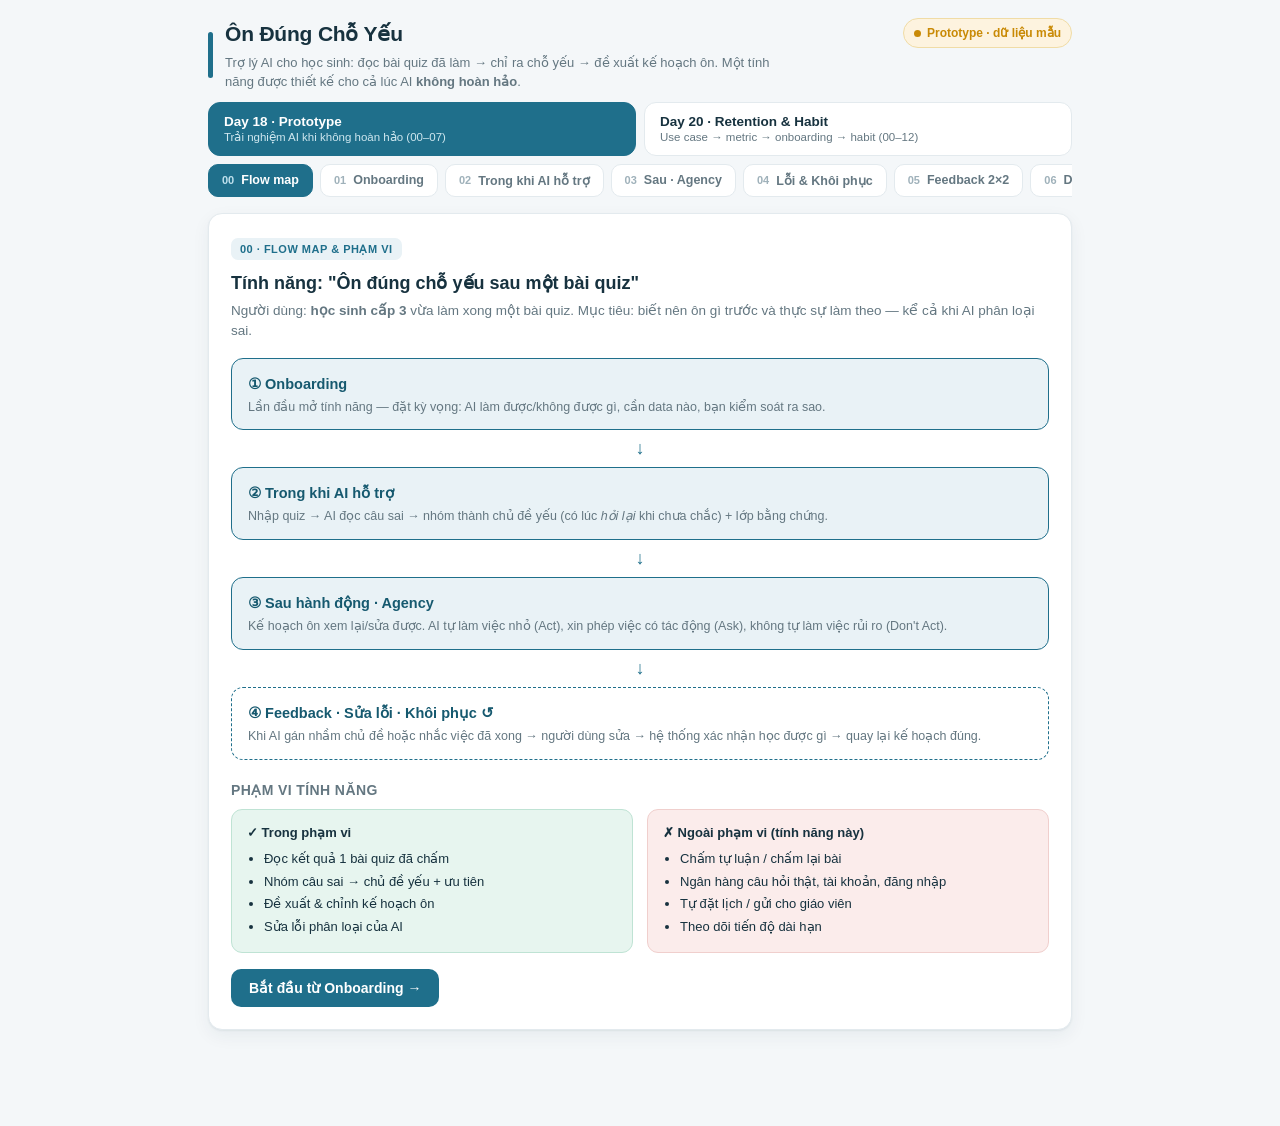
<file: day18-track1-prototype.html>
<!doctype html>
<html lang="vi">
<head>
<meta charset="utf-8">
<meta name="viewport" content="width=device-width, initial-scale=1">
<title>Ôn Đúng Chỗ Yếu — Human-Centered AI Prototype (Day 18)</title>
<style>
  :root{
    --ink:#17323f; --muted:#647781; --teal:#1f6f8b; --teal-d:#16596f; --teal-l:#e9f2f6;
    --green:#2f9e7d; --green-l:#e7f5ef; --red:#d9534f; --red-l:#fbeceb;
    --amber:#c98a06; --amber-l:#fdf3df; --bg:#f4f7f9; --card:#ffffff; --line:#e3eaee;
    --radius:14px; --shadow:0 1px 2px rgba(23,50,63,.06),0 6px 18px rgba(23,50,63,.06);
  }
  *{box-sizing:border-box}
  body{margin:0;font-family:-apple-system,BlinkMacSystemFont,"Segoe UI",Roboto,"Helvetica Neue",Arial,"Noto Sans","Liberation Sans",sans-serif;
    color:var(--ink);background:var(--bg);line-height:1.5;-webkit-font-smoothing:antialiased}
  .wrap{max-width:900px;margin:0 auto;padding:18px 18px 80px}
  /* Header */
  header.top{display:flex;align-items:flex-start;gap:14px;flex-wrap:wrap;justify-content:space-between;margin-bottom:10px}
  .brand{display:flex;gap:12px;align-items:center}
  .brand .bar{width:5px;height:46px;border-radius:3px;background:var(--teal)}
  .brand h1{font-size:21px;margin:0;letter-spacing:-.2px}
  .brand p{margin:3px 0 0;color:var(--muted);font-size:13px;max-width:560px}
  .pill{display:inline-flex;align-items:center;gap:6px;background:var(--amber-l);color:var(--amber);
    border:1px solid #f0dca6;font-size:12px;font-weight:600;padding:5px 10px;border-radius:999px;white-space:nowrap}
  .pill .dot{width:7px;height:7px;border-radius:50%;background:var(--amber)}
  /* Section nav */
  .secnav{display:flex;gap:7px;overflow-x:auto;padding:6px 0 10px;margin-bottom:6px;scrollbar-width:thin}
  .secnav button{border:1px solid var(--line);background:var(--card);color:var(--muted);
    padding:8px 13px;border-radius:10px;font-size:12.5px;font-weight:600;cursor:pointer;white-space:nowrap;transition:.15s;display:flex;gap:7px;align-items:center}
  .secnav button .ix{font-size:11px;font-weight:800;color:#9fb1ba}
  .secnav button.active{background:var(--teal);border-color:var(--teal);color:#fff}
  .secnav button.active .ix{color:#bfe0ec}
  .secnav button:hover:not(.active){border-color:var(--teal);color:var(--teal)}
  /* Phase switch (Day 18 / Day 20) */
  .phaseswitch{display:flex;gap:8px;margin:6px 0 2px}
  .phaseswitch button{flex:1;border:1px solid var(--line);background:var(--card);border-radius:12px;padding:11px 15px;cursor:pointer;text-align:left;transition:.15s}
  .phaseswitch button b{font-size:13.5px;display:block;color:var(--ink)} .phaseswitch button span{font-size:11.5px;color:var(--muted)}
  .phaseswitch button.active{background:var(--teal);border-color:var(--teal)} .phaseswitch button.active b{color:#fff} .phaseswitch button.active span{color:#cfe7ef}
  /* Data tables (Day 20 canvases) */
  .dtable{width:100%;border-collapse:collapse;margin:12px 0;font-size:13px}
  .dtable th,.dtable td{border:1px solid var(--line);padding:11px 14px;text-align:left;vertical-align:top;line-height:1.6}
  .dtable th{background:#eef4f6;font-weight:700;font-size:12px;color:var(--teal-d);line-height:1.4}
  .dtable td:first-child{font-weight:600;width:32%;color:var(--ink)}
  .dtable.three td:first-child{width:22%} .dtable.three td:nth-child(2){width:33%}
  .dtable td b{color:var(--teal-d)}
  .dtable tbody tr:nth-child(even){background:#fbfdfe}
  /* Bullet list */
  .blist{margin:10px 0;padding-left:6px;list-style:none}
  .blist li{position:relative;padding-left:18px;margin:7px 0;font-size:13.5px;line-height:1.55}
  .blist li::before{content:"";position:absolute;left:3px;top:8px;width:6px;height:6px;border-radius:50%;background:var(--teal)}
  .blist.bad li::before{background:var(--red)}
  .blist b{color:var(--teal-d)}
  .lab{display:inline-block;font-size:10.5px;font-weight:800;padding:2px 8px;border-radius:6px;letter-spacing:.3px;white-space:nowrap}
  .lab.keep{background:var(--green-l);color:var(--green)} .lab.simplify{background:var(--teal-l);color:var(--teal-d)} .lab.delay{background:var(--amber-l);color:var(--amber)} .lab.remove{background:var(--red-l);color:var(--red)}
  .quote{border-left:3px solid var(--teal);background:var(--teal-l);border-radius:0 10px 10px 0;padding:11px 15px;font-size:13.5px;color:var(--teal-d);margin:10px 0}
  .quote.bad{border-left-color:var(--red);background:var(--red-l);color:#a83b38}
  /* gloss ngắn cạnh thuật ngữ */
  .gl{color:var(--muted);font-weight:400;font-style:italic;font-size:.92em}
  .glbox{background:#f7fafb;border:1px dashed #cdd9de;border-radius:10px;padding:10px 14px;margin:8px 0 4px;font-size:12.5px;color:var(--muted);line-height:1.7}
  .glbox b{color:var(--teal-d);font-style:normal}
  /* Khối giới thiệu "là gì / giải quyết vấn đề gì" đầu mỗi tab */
  .intro{background:#f0f7f9;border:1px solid #cfe2ea;border-left:4px solid var(--teal);border-radius:0 11px 11px 0;padding:12px 15px;margin:4px 0 16px;font-size:13px;line-height:1.6}
  .intro div{margin:3px 0;color:#3a4d56} .intro b{color:var(--teal-d)}
  /* Card */
  .card{background:var(--card);border:1px solid var(--line);border-radius:var(--radius);box-shadow:var(--shadow);padding:22px;margin-bottom:16px}
  .card h2{font-size:18px;margin:0 0 4px}
  .card .sub{color:var(--muted);font-size:13.5px;margin:0 0 16px}
  .sectag{display:inline-block;font-size:11px;font-weight:800;letter-spacing:.5px;color:var(--teal);background:var(--teal-l);padding:3px 9px;border-radius:7px;margin-bottom:10px}
  h3.blk{font-size:14px;margin:20px 0 8px;text-transform:uppercase;letter-spacing:.4px;color:var(--muted)}
  /* Flow map */
  .flow{display:flex;flex-direction:column;gap:0;margin:6px 0}
  .fbox{border:1.5px solid var(--teal);background:var(--teal-l);border-radius:12px;padding:13px 16px}
  .fbox b{font-size:14.5px;color:var(--teal-d)} .fbox span{display:block;font-size:12.5px;color:var(--muted);margin-top:2px}
  .farrow{align-self:center;color:var(--teal);font-size:18px;padding:5px 0}
  .floop{border-style:dashed;background:#fff}
  .scope{display:flex;gap:14px;flex-wrap:wrap;margin-top:6px}
  .scope > div{flex:1;min-width:220px;border:1px solid var(--line);border-radius:11px;padding:13px 15px}
  .scope .in{background:var(--green-l);border-color:#bfe3d4} .scope .out{background:var(--red-l);border-color:#f0cfcd}
  .scope h4{margin:0 0 7px;font-size:13px} .scope ul{margin:0;padding-left:17px;font-size:13px} .scope li{margin:3px 0}
  /* Rationale card */
  .rcard{border:1px solid #e7d3a3;background:var(--amber-l);border-left:4px solid var(--amber);border-radius:11px;padding:13px 15px;margin:14px 0}
  .rcard .rh{font-size:12px;font-weight:800;letter-spacing:.4px;text-transform:uppercase;color:var(--amber);margin-bottom:7px;display:flex;align-items:center;gap:6px}
  .rcard dl{margin:0;display:grid;grid-template-columns:auto 1fr;gap:9px 14px;font-size:13px}
  .rcard dt{font-weight:700;color:var(--ink);white-space:nowrap;line-height:1.5}
  .rcard dd{margin:0;color:#5a4a23;line-height:1.55}
  /* Agency badges */
  .ag{display:inline-flex;align-items:center;gap:5px;font-size:11.5px;font-weight:800;padding:3px 10px;border-radius:999px;letter-spacing:.3px}
  .ag.act{background:var(--green-l);color:var(--green)} .ag.ask{background:var(--amber-l);color:var(--amber)} .ag.dont{background:var(--red-l);color:var(--red)}
  /* Banners */
  .banner{display:flex;gap:11px;align-items:flex-start;border-radius:11px;padding:12px 15px;font-size:13.5px;margin:12px 0}
  .banner .bi{font-size:17px;line-height:1.2;flex:none}
  .banner.info{background:var(--teal-l);border:1px solid #cfe2ea;color:var(--teal-d)}
  .banner.ok{background:var(--green-l);border:1px solid #bfe3d4;color:#1d7a5d}
  .banner.warn{background:var(--amber-l);border:1px solid #e7d3a3;color:#8a6406}
  .banner.err{background:var(--red-l);border:1px solid #f0cfcd;color:#a83b38}
  .banner b{font-weight:700}
  .banner .x{margin-left:auto;background:none;border:none;color:inherit;cursor:pointer;font-size:12.5px;text-decoration:underline;font-weight:600;flex:none;padding:0}
  /* Score / quiz */
  .scorebar{display:flex;align-items:center;gap:18px;flex-wrap:wrap}
  .ring{--p:40;width:80px;height:80px;border-radius:50%;flex:none;display:grid;place-items:center;
    background:conic-gradient(var(--teal) calc(var(--p)*1%),#eef3f5 0);position:relative}
  .ring::after{content:"";position:absolute;inset:9px;background:#fff;border-radius:50%}
  .ring b{position:relative;z-index:1;font-size:18px}
  .ring b small{font-weight:500;color:var(--muted);font-size:12px}
  .scoremeta{font-size:14px;color:var(--muted)} .scoremeta b{color:var(--ink)}
  .qlist{margin-top:16px;display:flex;flex-direction:column;gap:9px}
  .q{display:flex;gap:11px;padding:12px 14px;border:1px solid var(--line);border-radius:11px;background:#fcfdfe}
  .q.wrong{border-color:#f0cfcd;background:var(--red-l)}
  .q .mk{width:22px;height:22px;border-radius:50%;flex:none;display:grid;place-items:center;font-size:13px;font-weight:800;color:#fff}
  .q.right .mk{background:var(--green)} .q.wrong .mk{background:var(--red)}
  .q .body{flex:1;min-width:0}
  .q .qno{font-size:12px;color:var(--muted);font-weight:600}
  .q .qtext{font-size:14px;margin:1px 0 6px}
  .q .ans{font-size:12.5px;color:var(--muted)}
  .q .ans .you{color:var(--red);font-weight:600} .q .ans .key{color:var(--green);font-weight:600}
  .tag{display:inline-block;font-size:11.5px;font-weight:600;padding:3px 9px;border-radius:999px;background:var(--teal-l);color:var(--teal-d);margin-top:7px}
  /* Weak topics */
  .weak{border:1px solid var(--line);border-radius:12px;padding:14px 16px;margin-bottom:11px}
  .weak.unsure{border-color:#e7d3a3;background:#fffdf7}
  .weak .wh{display:flex;justify-content:space-between;align-items:center;gap:10px;flex-wrap:wrap}
  .weak .wname{font-weight:700;font-size:15px}
  .prio{font-size:11.5px;font-weight:700;padding:3px 10px;border-radius:999px}
  .prio.hi{background:var(--red-l);color:var(--red)} .prio.mid{background:var(--amber-l);color:var(--amber)} .prio.low{background:#eef3f5;color:var(--muted)}
  .meter{height:8px;border-radius:6px;background:#eef3f5;margin:11px 0 7px;overflow:hidden}
  .meter > i{display:block;height:100%;border-radius:6px;background:linear-gradient(90deg,var(--red),#ef7e6e)}
  .weak .det{font-size:12.5px;color:var(--muted)}
  .fact{font-size:12px;color:var(--teal-d);font-weight:600;margin-top:6px}
  .infer{font-size:12px;color:var(--amber);font-weight:600;margin-top:3px}
  .linkbtn{background:none;border:none;color:var(--teal);font-size:12.5px;font-weight:600;cursor:pointer;padding:0;text-decoration:underline;margin-top:8px}
  .qdetail{border-top:1px dashed var(--line);margin-top:10px;padding-top:10px;display:none}
  .qdetail.open{display:block}
  .qdetail .mini{font-size:12.5px;color:var(--muted);margin:5px 0}
  .qdetail .mini .you{color:var(--red);font-weight:600} .qdetail .mini .key{color:var(--green);font-weight:600}
  /* Plan */
  .plan{border:1px solid var(--line);border-radius:12px;padding:14px 16px;margin-bottom:11px;transition:.2s}
  .plan.off{opacity:.5;background:#fafbfc}
  .plan .ph{display:flex;gap:12px;align-items:flex-start}
  .chk{appearance:none;-webkit-appearance:none;width:20px;height:20px;border:2px solid var(--line);border-radius:6px;flex:none;cursor:pointer;margin-top:2px;position:relative;background:#fff}
  .chk:checked{background:var(--teal);border-color:var(--teal)}
  .chk:checked::after{content:"✓";position:absolute;inset:0;display:grid;place-items:center;color:#fff;font-size:13px;font-weight:800}
  .plan .pmain{flex:1;min-width:0}
  .plan .ptop{display:flex;gap:9px;align-items:center;flex-wrap:wrap}
  .plan .ptitle{font-weight:700;font-size:15px}
  .plan .pact{font-size:13px;color:var(--ink);margin:8px 0 4px}
  .plan .ctrls{display:flex;align-items:center;gap:14px;flex-wrap:wrap;margin-top:10px}
  .time{display:flex;align-items:center;gap:7px;font-size:13px;color:var(--muted)}
  .time input{width:56px;padding:6px 8px;border:1px solid var(--line);border-radius:8px;font-size:13.5px;text-align:center;color:var(--ink)}
  .reasonchips{display:flex;gap:7px;flex-wrap:wrap;margin-top:9px}
  .chip{border:1px solid var(--line);background:#fff;color:var(--muted);font-size:12px;font-weight:600;padding:5px 11px;border-radius:999px;cursor:pointer;transition:.15s}
  .chip:hover{border-color:var(--teal);color:var(--teal)} .chip.sel{background:var(--teal);border-color:var(--teal);color:#fff}
  .sched{display:flex;flex-direction:column;gap:9px}
  .day{display:flex;gap:12px;align-items:flex-start;padding:11px 14px;border:1px solid var(--line);border-radius:11px}
  .day .dn{font-size:12px;font-weight:700;color:#fff;background:var(--teal);border-radius:8px;padding:5px 9px;flex:none;white-space:nowrap}
  .day .dc{font-size:13.5px} .day .dc small{color:var(--muted)}
  .summary{display:flex;gap:12px;flex-wrap:wrap;margin:4px 0 14px}
  .stat{flex:1;min-width:110px;background:var(--teal-l);border:1px solid #d4e5ec;border-radius:12px;padding:12px 14px}
  .stat .v{font-size:20px;font-weight:800;color:var(--teal-d)} .stat .k{font-size:12px;color:var(--muted)}
  /* Matrix */
  .matrix{width:100%;border-collapse:separate;border-spacing:8px;margin-top:8px}
  .matrix th{font-size:12px;text-transform:uppercase;letter-spacing:.4px;color:var(--muted);text-align:left;padding:4px 8px;vertical-align:bottom}
  .matrix td{background:#fcfdfe;border:1px solid var(--line);border-radius:11px;padding:12px 13px;vertical-align:top;width:50%}
  .matrix .rowh{background:none;border:none;font-weight:800;font-size:13px;color:var(--teal-d);width:1%;white-space:nowrap;padding-right:4px}
  .matrix .ml{font-size:11px;font-weight:800;color:var(--teal);letter-spacing:.3px}
  .matrix .mtxt{font-size:13px;margin:5px 0 6px} .matrix .mwhy{font-size:11.5px;color:var(--muted)}
  /* Demo path */
  .demo{counter-reset:dp;display:flex;flex-direction:column;gap:9px}
  .demo .dp{display:flex;gap:12px;align-items:flex-start;border:1px solid var(--line);border-radius:11px;padding:12px 14px;background:#fcfdfe}
  .demo .dp::before{counter-increment:dp;content:counter(dp);width:25px;height:25px;border-radius:50%;background:var(--teal);color:#fff;font-size:13px;font-weight:800;display:grid;place-items:center;flex:none}
  .demo .dp .dt{font-size:13.5px} .demo .dp .dgo{font-size:12px;color:var(--teal);font-weight:600;cursor:pointer;text-decoration:underline;background:none;border:none;padding:0;margin-top:3px}
  /* Onboarding */
  .obdots{display:flex;gap:7px;margin-bottom:14px}
  .obdots i{width:8px;height:8px;border-radius:50%;background:var(--line)} .obdots i.on{background:var(--teal);width:22px;border-radius:5px}
  .obfeat{display:flex;flex-direction:column;gap:9px;margin:6px 0}
  .obfeat .fr{display:flex;gap:11px;align-items:flex-start;padding:11px 14px;border:1px solid var(--line);border-radius:11px}
  .obfeat .fr .ic{font-size:18px;flex:none}
  .obfeat .fr.yes{background:var(--green-l);border-color:#bfe3d4} .obfeat .fr.no{background:var(--red-l);border-color:#f0cfcd}
  .obfeat .fr > div > b{font-size:13.5px;display:block;margin-bottom:3px} .obfeat .fr span{font-size:12.5px;color:var(--muted)} .obfeat .fr span b{color:var(--ink)}
  .toggle{display:flex;gap:11px;align-items:center;border:1px solid var(--line);border-radius:11px;padding:13px 15px;margin:10px 0;cursor:pointer}
  .toggle.on{border-color:var(--teal);background:var(--teal-l)}
  .toggle .sw{width:42px;height:24px;border-radius:999px;background:#cdd8dd;flex:none;position:relative;transition:.18s}
  .toggle.on .sw{background:var(--teal)} .toggle .sw::after{content:"";position:absolute;top:3px;left:3px;width:18px;height:18px;border-radius:50%;background:#fff;transition:.18s}
  .toggle.on .sw::after{left:21px}
  .toggle .tt b{font-size:13.5px;display:block} .toggle .tt span{font-size:12px;color:var(--muted)}
  /* loader */
  .loader{display:flex;gap:11px;align-items:center;padding:22px;justify-content:center;color:var(--muted);font-size:13.5px}
  .spin{width:22px;height:22px;border:3px solid var(--teal-l);border-top-color:var(--teal);border-radius:50%;animation:sp .8s linear infinite}
  @keyframes sp{to{transform:rotate(360deg)}}
  /* buttons */
  .row{display:flex;gap:10px;flex-wrap:wrap;margin-top:16px}
  .btn{border:none;border-radius:10px;padding:11px 18px;font-size:14px;font-weight:700;cursor:pointer;transition:.15s}
  .btn.primary{background:var(--teal);color:#fff} .btn.primary:hover{background:var(--teal-d)}
  .btn.ghost{background:#fff;color:var(--muted);border:1px solid var(--line)} .btn.ghost:hover{border-color:var(--teal);color:var(--teal)}
  .btn.sm{padding:8px 14px;font-size:13px}
  .btn:disabled{opacity:.4;cursor:default}
  .subjects{display:flex;gap:8px;margin:2px 0 14px}
  .subjects button{border:1px solid var(--line);background:var(--card);color:var(--muted);padding:8px 14px;border-radius:999px;font-size:13px;font-weight:600;cursor:pointer}
  .subjects button.active{background:var(--teal);border-color:var(--teal);color:#fff}
  .note{font-size:12.5px;color:var(--muted);background:#fbfdfe;border:1px dashed #c9d6dc;border-radius:10px;padding:11px 14px;margin-top:14px}
  .toast{position:fixed;left:50%;bottom:26px;transform:translateX(-50%) translateY(20px);background:var(--ink);color:#fff;
    padding:12px 18px;border-radius:10px;font-size:13.5px;font-weight:600;opacity:0;pointer-events:none;transition:.25s;z-index:50;box-shadow:0 8px 24px rgba(0,0,0,.2)}
  .toast.show{opacity:1;transform:translateX(-50%) translateY(0)}
  .fade{animation:fade .3s ease}
  @keyframes fade{from{opacity:0;transform:translateY(6px)}to{opacity:1;transform:none}}
  @media (max-width:560px){.brand h1{font-size:18px}.rcard dl{grid-template-columns:1fr}.matrix,.matrix tbody,.matrix tr,.matrix td,.matrix th{display:block;width:auto}.matrix .rowh{padding-top:10px}}
</style>
</head>
<body>
<div class="wrap">
  <header class="top">
    <div class="brand">
      <div class="bar"></div>
      <div>
        <h1>Ôn Đúng Chỗ Yếu</h1>
        <p>Trợ lý AI cho học sinh: đọc bài quiz đã làm → chỉ ra chỗ yếu → đề xuất kế hoạch ôn. Một tính năng được thiết kế cho cả lúc AI <b>không hoàn hảo</b>.</p>
      </div>
    </div>
    <span class="pill"><span class="dot"></span>Prototype · dữ liệu mẫu</span>
  </header>

  <div class="phaseswitch" id="phaseSwitch"></div>
  <nav class="secnav" id="secnav"></nav>

  <div id="screen"></div>
</div>

<div class="toast" id="toast"></div>

<script>
/* ============================================================
   DỮ LIỆU MẪU (phản hồi AI viết sẵn — không gọi mô hình thật)
   ============================================================ */
const QUIZZES = {
  english: {
    title: "Quiz Ngữ pháp Tiếng Anh — Unit 5", unit: "10 câu",
    questions: [
      {n:1, text:"We ___ our grandparents last weekend.", concept:"Thì quá khứ đơn", correct:true,  you:"visited", key:"visited"},
      {n:2, text:"I ___ sushi before — it's totally new to me.", concept:"Thì hiện tại hoàn thành", correct:false, you:"didn't eat", key:"have never eaten"},
      {n:3, text:"The woman ___ lives next door is a nurse.", concept:"Mệnh đề quan hệ", correct:false, you:"which", key:"who"},
      {n:4, text:"I ___ this movie three times — it's great.", concept:"Thì hiện tại hoàn thành", correct:true, you:"have watched", key:"have watched"},
      {n:5, text:"He ___ his homework already.", concept:"Thì hiện tại hoàn thành", correct:false, you:"finished", key:"has finished"},
      {n:6, text:"The book ___ I borrowed is really useful.", concept:"Mệnh đề quan hệ", correct:true, you:"that", key:"that"},
      {n:7, text:"This is the village ___ I was born.", concept:"Mệnh đề quan hệ", correct:false, you:"which", key:"where"},
      {n:8, text:"If I ___ you, I would apologize first.", concept:"Câu điều kiện loại 2", correct:false, you:"am", key:"were"},
      {n:9, text:"They ___ each other since 2015.", concept:"Thì hiện tại hoàn thành", correct:false, you:"knew", key:"have known"},
      {n:10, text:"She ___ to the meeting yesterday.", concept:"Thì quá khứ đơn", correct:true, you:"didn't come", key:"didn't come"}
    ]
  }
};
const CONCEPT_TIPS = {
  "Thì hiện tại hoàn thành":{act:"Ôn cấu trúc have/has + V3 và phân biệt với quá khứ đơn qua dấu hiệu since/for, already/yet, ever/never.",drill:"12 câu chia động từ + 5 câu phân biệt với quá khứ đơn"},
  "Mệnh đề quan hệ":{act:"Phân biệt who / which / that và trạng từ quan hệ where / when; khi nào lược bỏ được đại từ quan hệ.",drill:"8 câu nối câu dùng đại từ quan hệ"},
  "Câu điều kiện loại 2":{act:"Công thức: If + quá khứ đơn (were cho mọi ngôi) → would + V. Dùng cho giả định không có thật ở hiện tại.",drill:"6 câu viết lại + 4 câu chọn đáp án"}
};

/* ============================================================
   TRẠNG THÁI ỨNG DỤNG
   ============================================================ */
const APP = {
  phase: "d18",
  section: "00",
  ob:   { step:1, allow:false },
  dur:  { subject:"english", stage:"pick", ask:null },   // stage: pick|submitted|loading|result ; ask: null|'low'|'on'(keep)|'off'(drop)
  aft:  { reordered:true, calendar:"pending", plan:{}, reject:{}, reason:{} },
  f1:   { stage:"show", remember:null },                  // show|fixed
  f2:   { stage:"show", reason:null }                     // show|stopped
};

const SECTIONS = [
  {id:"00", label:"Flow map"},
  {id:"01", label:"Onboarding"},
  {id:"02", label:"Trong khi AI hỗ trợ"},
  {id:"03", label:"Sau · Agency"},
  {id:"04", label:"Lỗi & Khôi phục"},
  {id:"05", label:"Feedback 2×2"},
  {id:"06", label:"Design rationale"},
  {id:"07", label:"Demo path"}
];
/* Day 20 — Retention, Engagement & Habit Loop (bổ sung, giữ nguyên Day 18) */
const SECTIONS_D20 = [
  {id:"r0",  ix:"00", label:"Điểm xuất phát"},
  {id:"rg",  ix:"📖", label:"Thuật ngữ"},
  {id:"r1",  ix:"01", label:"Retention Canvas"},
  {id:"r2",  ix:"02", label:"Core Action & Active User"},
  {id:"r3",  ix:"03", label:"Frequency & Retention Metric"},
  {id:"r4",  ix:"04", label:"Onboarding Audit"},
  {id:"r5",  ix:"05", label:"Redesign Onboarding"},
  {id:"r6",  ix:"06", label:"Before/After & Recovery"},
  {id:"r7",  ix:"07", label:"Measurement Ladder"},
  {id:"r8",  ix:"08", label:"North Star & Inputs"},
  {id:"r9",  ix:"09", label:"Nature vs Nurture"},
  {id:"r10", ix:"10", label:"Hook Review"},
  {id:"r11", ix:"11", label:"Metric Tracking"},
  {id:"r12", ix:"12", label:"Demo path (8′)"}
];

/* ============================================================
   HELPERS
   ============================================================ */
const screenEl = document.getElementById("screen");
function esc(s){return String(s).replace(/&/g,"&amp;").replace(/</g,"&lt;").replace(/>/g,"&gt;");}
function cssesc(s){return s.replace(/"/g,'\\"');}
let toastT;
function toast(msg){const t=document.getElementById("toast");t.textContent=msg;t.classList.add("show");clearTimeout(toastT);toastT=setTimeout(()=>t.classList.remove("show"),2800);}
function goto(id){ if(id.indexOf(":")>-1){const a=id.split(":");APP.phase=a[0];id=a[1];} APP.section=id; render(); window.scrollTo({top:0,behavior:"smooth"}); }
function setPhase(p){ APP.phase=p; APP.section=(p==="d20"?"r0":"00"); render(); window.scrollTo({top:0,behavior:"smooth"}); }

/* Bảng dữ liệu cho các canvas Day 20 (nội dung là HTML tin cậy, không esc) */
function tbl(headers, rows, cls){
  let h='<table class="dtable'+(cls?(' '+cls):'')+'">';
  if(headers){h+='<thead><tr>';headers.forEach(x=>h+='<th>'+x+'</th>');h+='</tr></thead>';}
  h+='<tbody>';
  rows.forEach(r=>{h+='<tr>';r.forEach(c=>h+='<td>'+c+'</td>');h+='</tr>';});
  return h+'</tbody></table>';
}
function flow(items){
  let h='<div class="flow">';
  items.forEach((it,i)=>{h+='<div class="fbox'+(it.loop?' floop':'')+'"><b>'+it.b+'</b>'+(it.s?'<span>'+it.s+'</span>':'')+'</div>';if(i<items.length-1)h+='<div class="farrow">↓</div>';});
  return h+'</div>';
}

/* Phân tích chỗ yếu */
function analyze(subject){
  const qs=QUIZZES[subject].questions, totals={}, wrongs={};
  qs.forEach(q=>{totals[q.concept]=(totals[q.concept]||0)+1; if(!q.correct) wrongs[q.concept]=(wrongs[q.concept]||[]).concat(q);});
  const out=Object.keys(wrongs).map(c=>{
    const w=wrongs[c].length,t=totals[c];
    const tip=CONCEPT_TIPS[c]||{act:"Ôn lại lý thuyết và làm thêm bài luyện của chủ đề này.",drill:"8–10 câu luyện tập"};
    return {concept:c,wrong:w,total:t,rate:Math.round(w/t*100),
      priority:w>=3?"hi":(w>=2?"mid":"low"), unsure:w<=1,
      minutes:15+5*(w-1), qnos:wrongs[c].map(q=>q.n), questions:wrongs[c], act:tip.act, drill:tip.drill};
  });
  out.sort((a,b)=>b.wrong-a.wrong||b.rate-a.rate);
  return out;
}
function scoreOf(subject){const qs=QUIZZES[subject].questions,right=qs.filter(q=>q.correct).length;return {right,total:qs.length,pct:Math.round(right/qs.length*100)};}
function initPlan(subject){APP.aft.plan={};APP.aft.reject={};APP.aft.reason={};analyze(subject).forEach(w=>APP.aft.plan[w.concept]={included:true,minutes:w.minutes});}

/* Rationale card builder */
function rcard(title, rows){
  let dl="";
  rows.forEach(r=>{dl+="<dt>"+r[0]+"</dt><dd>"+r[1]+"</dd>";});
  return '<div class="rcard"><div class="rh">🧭 Design rationale — '+esc(title)+'</div><dl>'+dl+'</dl></div>';
}

/* ============================================================
   RENDER NAV
   ============================================================ */
function renderNav(){
  document.getElementById("phaseSwitch").innerHTML =
    '<button data-ph="d18" class="'+(APP.phase==="d18"?"active":"")+'"><b>Day 18 · Prototype</b><span>Trải nghiệm AI khi không hoàn hảo (00–07)</span></button>'+
    '<button data-ph="d20" class="'+(APP.phase==="d20"?"active":"")+'"><b>Day 20 · Retention &amp; Habit</b><span>Use case → metric → onboarding → habit (00–12)</span></button>';
  document.querySelectorAll('[data-ph]').forEach(b=>b.onclick=()=>setPhase(b.dataset.ph));
  const secs = APP.phase==="d20" ? SECTIONS_D20 : SECTIONS;
  document.getElementById("secnav").innerHTML = secs.map(s=>
    '<button data-go="'+s.id+'" class="'+(APP.section===s.id?'active':'')+'"><span class="ix">'+(s.ix||s.id)+'</span>'+esc(s.label)+'</button>'
  ).join("");
  document.querySelectorAll('[data-go]').forEach(b=>b.onclick=()=>goto(b.dataset.go));
}

/* ============================================================
   00 — FLOW MAP & SCOPE
   ============================================================ */
function sec00(){
  return '<div class="card fade"><span class="sectag">00 · FLOW MAP & PHẠM VI</span>'
    +'<h2>Tính năng: "Ôn đúng chỗ yếu sau một bài quiz"</h2>'
    +'<p class="sub">Người dùng: <b>học sinh cấp 3</b> vừa làm xong một bài quiz. Mục tiêu: biết nên ôn gì trước và thực sự làm theo — kể cả khi AI phân loại sai.</p>'
    +'<div class="flow">'
      +'<div class="fbox"><b>① Onboarding</b><span>Lần đầu mở tính năng — đặt kỳ vọng: AI làm được/không được gì, cần data nào, bạn kiểm soát ra sao.</span></div>'
      +'<div class="farrow">↓</div>'
      +'<div class="fbox"><b>② Trong khi AI hỗ trợ</b><span>Nhập quiz → AI đọc câu sai → nhóm thành chủ đề yếu (có lúc <i>hỏi lại</i> khi chưa chắc) + lớp bằng chứng.</span></div>'
      +'<div class="farrow">↓</div>'
      +'<div class="fbox"><b>③ Sau hành động · Agency</b><span>Kế hoạch ôn xem lại/sửa được. AI tự làm việc nhỏ (Act), xin phép việc có tác động (Ask), không tự làm việc rủi ro (Don\'t Act).</span></div>'
      +'<div class="farrow">↓</div>'
      +'<div class="fbox floop"><b>④ Feedback · Sửa lỗi · Khôi phục ↺</b><span>Khi AI gán nhầm chủ đề hoặc nhắc việc đã xong → người dùng sửa → hệ thống xác nhận học được gì → quay lại kế hoạch đúng.</span></div>'
    +'</div>'
    +'<h3 class="blk">Phạm vi tính năng</h3>'
    +'<div class="scope">'
      +'<div class="in"><h4>✓ Trong phạm vi</h4><ul><li>Đọc kết quả 1 bài quiz đã chấm</li><li>Nhóm câu sai → chủ đề yếu + ưu tiên</li><li>Đề xuất & chỉnh kế hoạch ôn</li><li>Sửa lỗi phân loại của AI</li></ul></div>'
      +'<div class="out"><h4>✗ Ngoài phạm vi (tính năng này)</h4><ul><li>Chấm tự luận / chấm lại bài</li><li>Ngân hàng câu hỏi thật, tài khoản, đăng nhập</li><li>Tự đặt lịch / gửi cho giáo viên</li><li>Theo dõi tiến độ dài hạn</li></ul></div>'
    +'</div>'
    +'<div class="row"><button class="btn primary" data-go="01">Bắt đầu từ Onboarding →</button></div>'
    +'</div>';
}

/* ============================================================
   01 — ONBOARDING (tiến dần, không phải form dài)
   ============================================================ */
function sec01(){
  const st=APP.ob.step;
  let body='<div class="card fade"><span class="sectag">01 · ONBOARDING — lần đầu dùng tính năng</span>';
  body+='<div class="obdots">'+[1,2,3].map(i=>'<i class="'+(i<=st?'on':'')+'"></i>').join("")+'</div>';

  if(st===1){
    body+='<h2>Trợ lý "Ôn Đúng Chỗ Yếu" giúp được gì?</h2>'
      +'<p class="sub">Trước khi bắt đầu, hãy biết AI làm được gì và <b>không</b> làm gì — để bạn không tin quá mức.</p>'
      +'<div class="obfeat">'
        +'<div class="fr yes"><span class="ic">✅</span><div><b>AI sẽ làm</b><span>Đọc các câu bạn làm sai, tìm điểm chung, nhóm thành chủ đề yếu và gợi ý kế hoạch ôn.</span></div></div>'
        +'<div class="fr no"><span class="ic">🚫</span><div><b>AI sẽ KHÔNG làm</b><span>Không chấm lại bài, không khẳng định chắc chắn 100%, không tự thêm vào lịch hay gửi cho giáo viên nếu bạn chưa đồng ý.</span></div></div>'
        +'<div class="fr"><span class="ic">📄</span><div><b>AI cần</b><span>Kết quả của <b>một</b> bài quiz đã chấm (câu nào đúng/sai). Chỉ vậy là đủ để bắt đầu.</span></div></div>'
      +'</div>'
      +rcard("Onboarding",[
        ["AI biết gì","Cách nhóm câu sai theo chủ đề và gợi ý nội dung ôn."],
        ["AI chưa biết","Trình độ thật, lý do bạn sai (bất cẩn hay chưa hiểu), môn bạn ưu tiên."],
        ["Vì sao thiết kế vậy","Đặt kỳ vọng đúng từ đầu để tránh tin quá mức — rủi ro lớn nhất của tính năng này."]
      ])
      +'<div class="row"><button class="btn primary" id="obnext">Tiếp →</button><button class="btn ghost" data-go="00">Xem flow map</button></div>';
  } else if(st===2){
    body+='<h2>Dữ liệu & quyền kiểm soát</h2>'
      +'<p class="sub">Bạn quyết định AI được đọc gì. Có thể bỏ qua hoặc rút lại bất cứ lúc nào — không bắt khai báo dài dòng.</p>'
      +'<div class="toggle '+(APP.ob.allow?'on':'')+'" id="obtoggle"><div class="sw"></div><div class="tt"><b>Cho phép AI đọc kết quả bài quiz này</b><span>Chỉ dùng để phân tích chỗ yếu trên máy của bạn (prototype: dữ liệu mẫu). Tắt lúc nào cũng được.</span></div></div>'
      +'<div class="note">Đây là <b>explicit user feedback</b> đầu tiên: bạn chủ động cấp quyền, không bị mặc định bật sẵn.</div>'
      +rcard("Cấp quyền dữ liệu",[
        ["Điều gì có thể sai","Người dùng cấp quyền mà không hiểu phạm vi → mất niềm tin."],
        ["Act / Ask / Don't Act","<b>Ask</b> — không đọc dữ liệu khi chưa được bật. Quyền nằm ở người dùng."],
        ["Khôi phục","Tắt toggle là thu hồi ngay; không cần vào menu sâu."]
      ])
      +'<div class="row"><button class="btn ghost" id="obback">← Quay lại</button><button class="btn primary" id="obnext" '+(APP.ob.allow?'':'disabled')+'>Tiếp →</button></div>';
  } else {
    body+='<h2>Bắt đầu với một bài quiz</h2>'
      +'<p class="sub">Onboarding xong. Bạn chỉ cần chọn một bài quiz đã làm — AI sẽ lo phần phân tích.</p>'
      +'<div class="banner ok"><span class="bi">✓</span><div>Bạn đã hiểu giới hạn của AI và đã cấp quyền đọc 1 bài quiz. Có thể đổi ý bất cứ lúc nào ở phần cài đặt.</div></div>'
      +'<div class="row"><button class="btn ghost" id="obback">← Quay lại</button><button class="btn primary" data-go="02">Mở bài quiz → để AI phân tích</button></div>';
  }
  body+='</div>';
  return body;
}
function bind01(){
  const t=document.getElementById("obtoggle");
  if(t) t.onclick=()=>{APP.ob.allow=!APP.ob.allow;render();};
  const n=document.getElementById("obnext"); if(n) n.onclick=()=>{APP.ob.step=Math.min(3,APP.ob.step+1);render();};
  const b=document.getElementById("obback"); if(b) b.onclick=()=>{APP.ob.step=Math.max(1,APP.ob.step-1);render();};
}

/* ============================================================
   02 — TRONG KHI AI HỖ TRỢ
   ============================================================ */
function sec02(){
  const d=APP.dur;
  let body='<div class="card fade"><span class="sectag">02 · TRONG KHI AI HỖ TRỢ</span>';

  const Q=QUIZZES[d.subject], sc=scoreOf(d.subject), wrongN=sc.total-sc.right;

  if(d.stage==="pick"||d.stage==="submitted"){
    body+='<h2>'+esc(Q.title)+'</h2><p class="sub">Bài đã nộp · '+Q.unit+'. Đây là dữ liệu AI sẽ đọc (sau khi bạn cấp quyền ở Onboarding).</p>';
    body+='<div class="scorebar"><div class="ring" style="--p:'+sc.pct+'"><b>'+sc.right+'<small>/'+sc.total+'</small></b></div>'
      +'<div class="scoremeta">Đúng <b>'+sc.right+'/'+sc.total+'</b> câu · <b style="color:var(--red)">'+wrongN+' câu sai</b>. AI sẽ tìm điểm chung giữa các câu sai.</div></div>';
    body+='<div class="qlist">';
    Q.questions.forEach(q=>{
      body+='<div class="q '+(q.correct?'right':'wrong')+'"><div class="mk">'+(q.correct?'✓':'✗')+'</div><div class="body">'
        +'<div class="qno">Câu '+q.n+'</div><div class="qtext">'+esc(q.text)+'</div>';
      if(!q.correct) body+='<div class="ans">Bạn chọn: <span class="you">'+esc(q.you)+'</span> · Đáp án: <span class="key">'+esc(q.key)+'</span></div>';
      body+='<span class="tag">'+esc(q.concept)+'</span></div></div>';
    });
    body+='</div>';
    body+='<div class="row"><button class="btn primary" id="analyze">🔍 Cho AI phân tích chỗ yếu</button></div>';
  }
  else if(d.stage==="loading"){
    body+='<h2>'+esc(Q.title)+'</h2>';
    body+='<div class="loader"><div class="spin"></div><div>AI đang đọc <b>'+wrongN+' câu sai</b> và tìm chủ đề chung…</div></div>';
    body+='<div class="banner info"><span class="bi">⏳</span><div><b>System feedback (explicit):</b> hệ thống cho bạn thấy nó đang xử lý gì, không để màn hình "đứng hình".</div></div>';
  }
  else { // result
    const data=analyze(d.subject);
    const sure=data.filter(w=>!w.unsure), unsure=data.filter(w=>w.unsure);
    body+='<h2>AI phân tích chỗ yếu</h2>';
    body+='<div class="banner info"><span class="bi">📊</span><div><b>AI nhóm '+wrongN+' câu sai thành '+data.length+' chủ đề.</b> Chắc chắn '+sure.length+' chủ đề; chưa chắc '+unsure.length+' chủ đề (xem phần AI hỏi lại bên dưới).</div></div>';

    data.forEach(w=>{
      body+='<div class="weak'+(w.unsure?' unsure':'')+'"><div class="wh"><span class="wname">'+esc(w.concept)+(w.unsure?' <span style="font-size:12px;color:var(--amber)">· AI chưa chắc</span>':'')+'</span>'
        +'<span class="prio '+w.priority+'">'+(w.priority==="hi"?"Ưu tiên cao":w.priority==="mid"?"Ưu tiên vừa":"Ưu tiên thấp")+'</span></div>'
        +'<div class="meter"><i style="width:'+w.rate+'%"></i></div>'
        +'<div class="fact">✔ Dữ kiện: bạn sai câu '+w.qnos.join(", ")+' ('+w.wrong+'/'+w.total+' câu của chủ đề).</div>'
        +'<div class="infer">~ Suy luận của AI: '+(w.unsure?'mới '+w.wrong+' câu nên chưa đủ chắc đây là chỗ yếu thật.':'đây là chỗ yếu cần ôn, mức ưu tiên theo số câu sai.')+'</div>'
        +'<button class="linkbtn" data-detail="'+esc(w.concept)+'">Xem câu sai liên quan ('+w.wrong+')</button>'
        +'<div class="qdetail" data-d="'+esc(w.concept)+'">';
      w.questions.forEach(q=>body+='<div class="mini"><b>Câu '+q.n+':</b> '+esc(q.text)+'<br>Bạn chọn <span class="you">'+esc(q.you)+'</span> · Đáp án <span class="key">'+esc(q.key)+'</span></div>');
      body+='</div></div>';
    });

    // ASK moment (uncertainty)
    if(unsure.length && d.ask===null){
      const u=unsure[0];
      body+='<div class="banner warn"><span class="bi">❓</span><div style="flex:1"><b>AI hỏi lại trước khi đưa "'+esc(u.concept)+'" vào kế hoạch.</b><br>'
        +'Chủ đề này mới có <b>'+u.wrong+' câu sai</b> — có thể bạn chỉ bất cẩn, chứ chưa hẳn là chỗ yếu. Bạn muốn ôn nó không?'
        +'<div class="row" style="margin-top:11px"><button class="btn primary sm" data-ask="on">Có, đưa vào ôn</button><button class="btn ghost sm" data-ask="off">Bỏ qua chủ đề này</button></div></div></div>';
    } else if(d.ask==="on"){
      body+='<div class="banner ok"><span class="bi">✓</span><div>Đã giữ chủ đề chưa chắc theo lựa chọn của bạn. AI ghi nhận bạn muốn ôn cả phần này.</div></div>';
    } else if(d.ask==="off"){
      body+='<div class="banner ok"><span class="bi">✓</span><div>Đã bỏ chủ đề AI chưa chắc khỏi phân tích. Quyết định nằm ở bạn, không phải AI tự loại.</div></div>';
    }

    body+=rcard("Phân tích & lớp bằng chứng",[
      ["AI biết gì","Câu nào sai và tag chủ đề kèm theo từng câu."],
      ["AI chưa chắc","Chủ đề chỉ có 1 câu sai → đánh dấu 'chưa chắc' thay vì khẳng định."],
      ["Điều gì có thể sai","Gán câu sai vào nhầm chủ đề (xem mục 04)."],
      ["Act / Ask / Don't Act","<b>Ask</b> khi bằng chứng yếu — hỏi thay vì tự quyết."],
      ["Explainability","Mỗi chủ đề truy ngược về đúng các câu đã sai ('Xem câu sai liên quan')."]
    ]);
    body+='<div class="row"><button class="btn ghost" id="reanalyze">← Xem lại bài làm</button><button class="btn primary" data-go="03">Tạo kế hoạch ôn →</button></div>';
  }
  body+='</div>';
  return body;
}
function bind02(){
  const a=document.getElementById("analyze");
  if(a) a.onclick=()=>{APP.dur.stage="loading"; render(); setTimeout(()=>{APP.dur.stage="result"; render();},1400);};
  const r=document.getElementById("reanalyze"); if(r) r.onclick=()=>{APP.dur.stage="pick"; render();};
  document.querySelectorAll('[data-ask]').forEach(b=>b.onclick=()=>{APP.dur.ask=b.dataset.ask; render();});
  document.querySelectorAll('[data-detail]').forEach(b=>b.onclick=()=>{const d=screenEl.querySelector('[data-d="'+cssesc(b.dataset.detail)+'"]'); if(d) d.classList.toggle("open");});
}

/* ============================================================
   03 — SAU HÀNH ĐỘNG · AGENCY (Act / Ask / Don't Act)
   ============================================================ */
function sec03(){
  const a=APP.aft, data=analyze(APP.dur.subject);
  if(!Object.keys(a.plan).length) initPlan(APP.dur.subject);
  let body='<div class="card fade"><span class="sectag">03 · SAU HÀNH ĐỘNG · AGENCY</span>';
  body+='<h2>Kế hoạch ôn đề xuất</h2><p class="sub">AI gợi ý — bạn xem lại, bật/tắt, đổi thời lượng hoặc từ chối kèm lý do. Đây là <b>bản nháp</b>, chưa có gì được thực hiện.</p>';

  // ACT — auto reorder, reversible
  if(a.reordered){
    body+='<div class="banner ok"><span class="bi">⚡</span><div><span class="ag act">ACT</span> &nbsp;AI đã <b>tự sắp thứ tự ôn theo ưu tiên</b> (chỗ sai nhiều lên trước). Việc này rủi ro thấp, bạn thấy ngay và hoàn tác được.<button class="x" id="undoReorder">Hoàn tác sắp xếp</button></div></div>';
  } else {
    body+='<div class="banner info"><span class="bi">↩︎</span><div>Đã hoàn tác sắp xếp tự động — danh sách giữ thứ tự gốc.<button class="x" id="redoReorder">Sắp lại theo ưu tiên</button></div></div>';
  }

  body+='<div class="summary" id="summary"></div>';

  data.forEach(w=>{
    const p=a.plan[w.concept]||{included:true,minutes:w.minutes};
    const rejected=a.reject[w.concept];
    body+='<div class="plan'+(p.included&&!rejected?'':' off')+'">'
      +'<div class="ph"><input type="checkbox" class="chk" '+(p.included&&!rejected?'checked':'')+' data-toggle="'+esc(w.concept)+'">'
      +'<div class="pmain"><div class="ptop"><span class="ptitle">'+esc(w.concept)+'</span>'
      +'<span class="prio '+w.priority+'">'+(w.priority==="hi"?"Ưu tiên cao":w.priority==="mid"?"Ưu tiên vừa":"Ưu tiên thấp")+'</span></div>'
      +'<div class="pact">'+esc(w.act)+'</div>'
      +'<div class="ctrls"><span class="time">⏱ <input type="number" min="5" max="120" step="5" value="'+p.minutes+'" data-min="'+esc(w.concept)+'"> phút</span></div>';
    // explicit reject + reason
    if(rejected){
      body+='<div class="banner info" style="margin:10px 0 0"><span class="bi">🚫</span><div>Bạn đã từ chối chủ đề này'+(a.reason[w.concept]?' — lý do: <b>'+esc(a.reason[w.concept])+'</b>':'')+'. <button class="x" data-unreject="'+esc(w.concept)+'">Đưa lại vào kế hoạch</button></div></div>';
    } else {
      body+='<div class="reasonchips"><span style="font-size:12px;color:var(--muted);align-self:center">Không cần ôn? Cho AI biết vì sao:</span>'
        +['Đã hiểu rồi','Sẽ tự ôn ngoài','Không phải chỗ yếu thật'].map(rs=>'<button class="chip" data-reject="'+esc(w.concept)+'" data-reason="'+esc(rs)+'">'+rs+'</button>').join("")+'</div>';
    }
    body+='</div></div></div>';
  });

  // schedule
  body+='<h3 class="blk">Lịch ôn đề xuất</h3><div class="sched" id="sched"></div>';

  // ASK — add to calendar
  if(a.calendar==="pending"){
    body+='<div class="banner warn"><span class="bi">📅</span><div style="flex:1"><span class="ag ask">ASK</span> &nbsp;<b>Thêm các buổi ôn này vào lịch của bạn?</b><br>Đặt lịch ảnh hưởng tới thời gian thật của bạn nên AI <b>hỏi trước</b>, không tự thêm.'
      +'<div class="row" style="margin-top:11px"><button class="btn primary sm" id="calAdd">Thêm vào lịch</button><button class="btn ghost sm" id="calLater">Để sau</button></div></div></div>';
  } else if(a.calendar==="added"){
    body+='<div class="banner ok"><span class="bi">✓</span><div>Đã thêm vào lịch theo xác nhận của bạn.<button class="x" id="calUndo">Bỏ khỏi lịch</button></div></div>';
  } else {
    body+='<div class="banner info"><span class="bi">🕗</span><div>Chưa thêm vào lịch — bạn chọn "để sau".<button class="x" id="calAsk">Thêm vào lịch</button></div></div>';
  }

  // DON'T ACT
  body+='<div class="banner err"><span class="bi">🔒</span><div><span class="ag dont">DON\'T ACT</span> &nbsp;AI sẽ <b>không</b> tự gửi kế hoạch cho giáo viên, không tự đánh dấu bạn "đã giỏi" chủ đề nào, và không chấm lại bài. Những việc rủi ro cao / khó hoàn tác này luôn do bạn quyết.</div></div>';

  body+=rcard("Kế hoạch & mức tự chủ",[
    ["Dữ kiện vs suy luận","Câu sai là dữ kiện; ưu tiên & thời lượng là đề xuất của AI, sửa được."],
    ["Act — vì sao","Sắp xếp lại danh sách: rủi ro thấp, hiển thị ngay, một nút hoàn tác."],
    ["Ask — vì sao","Thêm vào lịch tác động tới đời thật → cần người dùng duyệt."],
    ["Don't Act — vì sao","Gửi GV / đánh dấu 'đã giỏi' khó hoàn tác, ảnh hưởng đánh giá → AI không được tự làm."],
    ["Người dùng kiểm soát ở đâu","Bật/tắt, đổi phút, từ chối kèm lý do, hoàn tác mọi hành động tự động."]
  ]);
  body+='<div class="row"><button class="btn ghost" data-go="02">← Xem phân tích</button><button class="btn primary" id="accept">Chấp nhận kế hoạch</button><button class="btn ghost" data-go="04">Lỡ AI phân loại sai? →</button></div>';
  body+='</div>';
  return body;
}
function refreshPlan(){
  const a=APP.aft, data=analyze(APP.dur.subject);
  const inc=data.filter(w=>a.plan[w.concept] && a.plan[w.concept].included && !a.reject[w.concept]);
  const totalMin=inc.reduce((s,w)=>s+a.plan[w.concept].minutes,0);
  const sm=document.getElementById("summary");
  if(sm) sm.innerHTML='<div class="stat"><div class="v">'+inc.length+'</div><div class="k">chủ đề cần ôn</div></div>'
    +'<div class="stat"><div class="v">'+totalMin+'<small style="font-size:12px"> phút</small></div><div class="k">tổng thời lượng</div></div>'
    +'<div class="stat"><div class="v">'+(inc.length?inc.length+(inc.length>1?'+1':''):0)+'</div><div class="k">ngày (gồm ôn lại)</div></div>';
  const sc=document.getElementById("sched");
  if(sc){
    if(!inc.length){sc.innerHTML='<div class="day"><div class="dc"><small>Chưa chọn chủ đề nào để ôn.</small></div></div>';return;}
    let h=""; inc.forEach((w,i)=>h+='<div class="day"><div class="dn">Ngày '+(i+1)+'</div><div class="dc"><b>'+esc(w.concept)+'</b> · '+a.plan[w.concept].minutes+' phút<br><small>'+esc(w.drill)+'</small></div></div>');
    if(inc.length>1) h+='<div class="day"><div class="dn">Ngày '+(inc.length+1)+'</div><div class="dc"><b>Ôn lại tổng hợp</b><br><small>Làm lại các câu từng sai để kiểm tra đã chắc chưa.</small></div></div>';
    sc.innerHTML=h;
  }
}
function bind03(){
  refreshPlan();
  const a=APP.aft;
  const ur=document.getElementById("undoReorder"); if(ur) ur.onclick=()=>{a.reordered=false;toast("Đã hoàn tác sắp xếp tự động");render();};
  const rr=document.getElementById("redoReorder"); if(rr) rr.onclick=()=>{a.reordered=true;render();};
  document.querySelectorAll('[data-toggle]').forEach(el=>el.onchange=e=>{const c=e.target.dataset.toggle; if(a.plan[c]){a.plan[c].included=e.target.checked;render();}});
  document.querySelectorAll('[data-min]').forEach(el=>el.onchange=e=>{let v=parseInt(e.target.value)||0;v=Math.max(5,Math.min(120,v));a.plan[e.target.dataset.min].minutes=v;refreshPlan();});
  document.querySelectorAll('[data-reject]').forEach(b=>b.onclick=()=>{a.reject[b.dataset.reject]=true;a.reason[b.dataset.reject]=b.dataset.reason;toast('Đã ghi lý do: "'+b.dataset.reason+'"');render();});
  document.querySelectorAll('[data-unreject]').forEach(b=>b.onclick=()=>{delete a.reject[b.dataset.unreject];delete a.reason[b.dataset.unreject];render();});
  const ca=document.getElementById("calAdd"); if(ca) ca.onclick=()=>{a.calendar="added";toast("Đã thêm 3 buổi ôn vào lịch");render();};
  const cl=document.getElementById("calLater"); if(cl) cl.onclick=()=>{a.calendar="later";render();};
  const cu=document.getElementById("calUndo"); if(cu) cu.onclick=()=>{a.calendar="pending";render();};
  const ck=document.getElementById("calAsk"); if(ck) ck.onclick=()=>{a.calendar="pending";render();};
  const ac=document.getElementById("accept"); if(ac) ac.onclick=()=>toast("Đã lưu kế hoạch (prototype — chưa ghi dữ liệu thật)");
}

/* ============================================================
   04 — LỖI & KHÔI PHỤC (2 kịch bản, vòng lặp đầy đủ)
   ============================================================ */
function sec04(){
  const f1=APP.f1, f2=APP.f2;
  let body='<div class="card fade"><span class="sectag">04 · LỖI · KHÔNG CHẮC CHẮN · KHÔI PHỤC</span>';
  body+='<h2>Khi AI sai, flow không dừng ở "báo lỗi"</h2><p class="sub">Hai kịch bản dưới đây đi trọn vòng: phát hiện → sửa → hệ thống xác nhận học được gì → quay lại mục tiêu.</p>';

  /* ---- Scenario 1: gán nhầm chủ đề ---- */
  body+='<h3 class="blk">Kịch bản 1 — AI gán nhầm chủ đề (S6)</h3>';
  if(f1.stage==="show"){
    body+='<div class="weak"><div class="wh"><span class="wname">Đại từ nhân xưng</span><span class="prio mid">Ưu tiên vừa</span></div>'
      +'<div class="fact">✔ Dữ kiện: bạn sai <b>Câu 3</b>.</div>'
      +'<div class="infer">~ AI xếp Câu 3 vào "Đại từ nhân xưng".</div>'
      +'<div class="qdetail open"><div class="mini"><b>Câu 3:</b> The woman ___ lives next door is a nurse.<br>Bạn chọn <span class="you">which</span> · Đáp án <span class="key">who</span></div></div></div>';
    body+='<div class="banner warn"><span class="bi">🔎</span><div><b>Vấn đề thật:</b> bạn vừa làm <i>sai</i> chính Câu 3 — nên có thể bạn cũng chưa chắc nó thuộc chủ đề gì. AI <b>không bắt bạn tự nhớ</b> mà cho bạn đối chiếu bằng chứng.</div></div>';
    body+='<div class="banner info"><span class="bi">📖</span><div><b>Đối chiếu với đáp án đúng (bằng chứng):</b> từ cần điền là <span class="key">who</span> — đại từ quan hệ chỉ người, đứng ngay sau “the woman” để mở đầu mệnh đề bổ nghĩa. Vậy Câu 3 thuộc <b>Mệnh đề quan hệ</b>, không phải “Đại từ nhân xưng”.</div></div>';
    body+='<div class="banner warn"><span class="bi">✏️</span><div style="flex:1"><b>Theo bằng chứng trên, chủ đề đúng của Câu 3 là?</b><div class="row" style="margin-top:10px">'
      +'<button class="btn primary sm" data-f1fix="Mệnh đề quan hệ">Đúng — đổi sang “Mệnh đề quan hệ”</button>'
      +'<button class="btn ghost sm" data-f1unsure="1">Mình vẫn không chắc → hỏi giáo viên</button></div>'
      +'<div style="font-size:12px;color:var(--muted);margin-top:8px">Học sinh sửa dựa trên <b>đáp án</b> (bằng chứng có sẵn), không dựa trí nhớ đang yếu — và luôn có lối thoát khi chưa chắc.</div></div></div>';
  } else if(f1.stage==="unsure"){
    body+='<div class="banner ok"><span class="bi">🤝</span><div><b>Cả AI lẫn bạn đều chưa chắc → AI KHÔNG tự khoá một phân loại có thể sai.</b> Câu 3 được giữ ở mức <i>“chưa chắc”</i> và <b>đánh dấu để hỏi giáo viên</b>. AI không “học” một sửa-sai từ phỏng đoán.</div></div>';
    body+='<div class="weak unsure"><div class="wh"><span class="wname">Mệnh đề quan hệ? <span style="font-size:12px;color:var(--amber)">· chưa chắc, chờ xác nhận</span></span><span class="prio mid">Ưu tiên vừa</span></div>'
      +'<div class="fact">✔ Dữ kiện: bạn sai Câu 3.</div>'
      +'<div class="infer">~ Vì cả hai chưa chắc, AI vẫn đưa Câu 3 vào kế hoạch ôn (mơ hồ cũng là chỗ cần ôn) nhưng ghi rõ đây là phỏng đoán.</div></div>';
    body+='<div class="banner info"><span class="bi">🎯</span><div style="flex:1"><b>Khôi phục không bế tắc:</b> bạn vẫn ôn được phần này; sau khi hỏi giáo viên, quay lại xác nhận để AI chốt đúng.<div class="row" style="margin-top:10px">'
      +'<button class="btn primary sm" data-f1fix="Mệnh đề quan hệ">Mình đã hỏi — đúng là Mệnh đề quan hệ</button>'
      +'<button class="btn ghost sm" data-f1reset="1">↺ Chạy lại kịch bản 1</button></div></div></div>';
  } else {
    body+='<div class="banner ok"><span class="bi">✓</span><div><b>Hệ thống đã hiểu:</b> Câu 3 thuộc <b>"Mệnh đề quan hệ"</b>, không phải "Đại từ nhân xưng". AI đã gộp lại và <b>tính lại kế hoạch ôn</b>.</div></div>';
    body+='<div class="weak"><div class="wh"><span class="wname">Mệnh đề quan hệ</span><span class="prio hi">Ưu tiên cao</span></div>'
      +'<div class="fact">✔ Dữ kiện: bạn sai Câu 3, 7 (sau khi sửa) — 2 câu.</div>'
      +'<div class="infer">~ Sau khi sửa, đây thành chỗ yếu rõ hơn → tăng ưu tiên.</div></div>';
    // memory control
    if(f1.remember===null){
      body+='<div class="banner warn"><span class="bi">🧠</span><div style="flex:1"><b>AI nên nhớ cách phân loại này cho các quiz sau của bạn?</b><div class="row" style="margin-top:10px">'
        +'<button class="btn primary sm" data-f1mem="remember">Nhớ cho lần sau</button><button class="btn ghost sm" data-f1mem="once">Chỉ sửa lần này</button></div></div></div>';
    } else {
      body+='<div class="banner ok"><span class="bi">✓</span><div>'+(f1.remember==="remember"?'AI sẽ ưu tiên cách phân loại của bạn cho các quiz sau. ':'AI chỉ sửa cho lần này, không ghi nhớ lâu dài. ')+'Bạn kiểm soát điều AI nhớ.<button class="x" data-f1mem="reset">Đổi lựa chọn</button></div></div>';
      body+='<div class="banner info"><span class="bi">🎯</span><div><b>Khôi phục hoàn tất:</b> bạn quay lại kế hoạch ôn đã đúng và tiếp tục mục tiêu.<button class="x" data-go="03">Về kế hoạch ôn</button></div></div>';
    }
    body+='<div class="row"><button class="btn ghost" data-f1reset="1">↺ Chạy lại kịch bản 1</button></div>';
  }
  body+=rcard("Kịch bản 1 — sửa phân loại sai",[
    ["Điều gì sai","AI gán câu sai vào nhầm chủ đề → kế hoạch lệch."],
    ["Bẫy cần tránh","Học sinh vừa làm sai chính câu đó → có thể cũng không biết chủ đề đúng. Không bắt họ tự phân loại từ trí nhớ."],
    ["Cách sửa","Cho đối chiếu <b>đáp án + giải thích</b> (bằng chứng có sẵn) để sửa từ chứng cứ; có lối thoát “chưa chắc → hỏi giáo viên”."],
    ["Không tin mù feedback","Khi cả AI lẫn người dùng đều chưa chắc, AI giữ mức “chưa chắc” thay vì khoá một sửa-sai (đánh giá của user ≠ sự thật chuẩn)."]
  ]);

  /* ---- Scenario 2: nhắc việc đã ôn rồi ---- */
  body+='<h3 class="blk">Kịch bản 2 — AI nhắc chủ đề đã ôn rồi (S8)</h3>';
  if(f2.stage==="show"){
    body+='<div class="banner info"><span class="bi">🔔</span><div style="flex:1"><b>Nhắc ôn:</b> "Câu điều kiện loại 2 — bạn còn chủ đề chưa ôn." Nhưng bạn đã ôn kỹ phần này ở lớp học thêm rồi.'
      +'<div class="row" style="margin-top:11px"><button class="btn primary sm" data-f2="Đã ôn ngoài app">Mình ôn chủ đề này rồi</button></div></div></div>';
    body+='<div class="note">Nếu hệ thống cứ nhắc mãi một việc đã xong, người dùng sẽ khó chịu và mất niềm tin.</div>';
  } else {
    body+='<div class="banner ok"><span class="bi">✓</span><div><b>Đã dừng nhắc "Câu điều kiện loại 2".</b> Lý do bạn cho: <b>'+esc(f2.reason)+'</b>. AI ghi nhận bạn tự tin chủ đề này và sẽ không nhắc lại — bạn bật lại bất cứ lúc nào.<button class="x" data-f2reset="1">Hoàn tác</button></div></div>';
    body+='<div class="banner info"><span class="bi">⚖️</span><div><b>Hành vi ≠ ý định:</b> nếu bạn chỉ <i>bỏ qua</i> nhắc nhở nhiều lần (implicit), AI sẽ <b>hỏi</b> trước khi bỏ hẳn — vì bỏ qua có thể chỉ do bạn đang bận, chứ không phải đã giỏi.</div></div>';
  }
  body+=rcard("Kịch bản 2 — dừng nhắc việc đã xong",[
    ["Điều gì sai","AI dựa trên dữ liệu cũ, nhắc việc đã hoàn thành ngoài hệ thống."],
    ["Act / Ask","Dừng nhắc khi người dùng nói rõ (explicit) = Act; suy từ hành vi (implicit) = Ask trước."],
    ["Hệ thống nhớ gì","Nói rõ sẽ ghi 'bạn tự tin chủ đề này' và cho hoàn tác."]
  ]);

  body+='<div class="row"><button class="btn primary" data-go="05">Xem ma trận feedback →</button></div>';
  body+='</div>';
  return body;
}
function bind04(){
  document.querySelectorAll('[data-f1fix]').forEach(b=>b.onclick=()=>{APP.f1.stage="fixed";toast('Đã đổi Câu 3 → "'+b.dataset.f1fix+'"');render();});
  document.querySelectorAll('[data-f1unsure]').forEach(b=>b.onclick=()=>{APP.f1.stage="unsure";toast("Đã đánh dấu để hỏi giáo viên");render();});
  document.querySelectorAll('[data-f1mem]').forEach(b=>b.onclick=()=>{APP.f1.remember=b.dataset.f1mem==="reset"?null:b.dataset.f1mem;render();});
  document.querySelectorAll('[data-f1reset]').forEach(b=>b.onclick=()=>{APP.f1.stage="show";APP.f1.remember=null;render();});
  document.querySelectorAll('[data-f2]').forEach(b=>b.onclick=()=>{APP.f2.stage="stopped";APP.f2.reason=b.dataset.f2;toast("Đã dừng nhắc chủ đề này");render();});
  document.querySelectorAll('[data-f2reset]').forEach(b=>b.onclick=()=>{APP.f2.stage="show";APP.f2.reason=null;render();});
}

/* ============================================================
   05 — FEEDBACK 2×2
   ============================================================ */
function sec05(){
  return '<div class="card fade"><span class="sectag">05 · FEEDBACK HAI CHIỀU (MA TRẬN 2×2)</span>'
    +'<h2>Bốn loại tín hiệu phản hồi trong prototype</h2>'
    +'<p class="sub">Feedback đi hai chiều và có cả dạng tường minh (explicit) lẫn ngầm định (implicit). Mỗi ô đều có ví dụ thật từ flow này.</p>'
    +'<table class="matrix"><thead><tr><th></th><th>Explicit — Tường minh</th><th>Implicit — Ngầm định</th></tr></thead><tbody>'
    +'<tr><th class="rowh">User →<br>System</th>'
      +'<td><div class="ml">VÍ DỤ TRONG FLOW</div><div class="mtxt">Người dùng <b>đổi tag chủ đề sai</b> (mục 04), <b>từ chối</b> một chủ đề kèm lý do "Đã hiểu rồi", hoặc <b>cấp/rút quyền</b> đọc quiz (mục 01).</div><div class="mwhy">Vì sao explicit: lỗi phân loại tốn kém nếu sai → cần tín hiệu rõ ràng, không đoán.</div></td>'
      +'<td><div class="ml">VÍ DỤ TRONG FLOW</div><div class="mtxt">Người dùng <b>đổi thời lượng</b> một chủ đề, <b>bỏ qua</b> nhắc nhở nhiều lần, hoặc <b>tắt</b> chủ đề. Hệ thống đánh dấu sự kiện này.</div><div class="mwhy">Diễn giải: "có thể chưa cần ôn" — nhưng AI <b>hỏi trước</b> khi bỏ hẳn (hành vi ≠ ý định).</div></td></tr>'
    +'<tr><th class="rowh">System<br>→ User</th>'
      +'<td><div class="ml">VÍ DỤ TRONG FLOW</div><div class="mtxt">Banner <b>"AI nhóm 4 câu sai thành 3 chủ đề, chưa chắc 1"</b> (mục 02), thông báo <b>"đang phân tích…"</b>, và xác nhận <b>"đã hiểu Câu 3 thuộc…"</b> (mục 04).</div><div class="mwhy">Explicit: nói rõ trạng thái, giới hạn và bước tiếp theo.</div></td>'
      +'<td><div class="ml">VÍ DỤ TRONG FLOW</div><div class="mtxt"><b>Thứ tự</b> chủ đề (ưu tiên cao lên trước), màu <b>nhạt</b> cho chủ đề "chưa chắc", và nút <b>"Xem câu sai liên quan"</b> ẩn bớt chi tiết (progressive disclosure).</div><div class="mwhy">Implicit: giao diện tự truyền đạt mức quan trọng mà không cần chữ.</div></td></tr>'
    +'</tbody></table>'
    +'<div class="note"><b>Nguyên tắc:</b> dùng cue ngầm (màu, thứ tự) trước khi ngắt lời bằng hướng dẫn trực tiếp; đặt feedback ở điểm dừng tự nhiên (sau khi phân tích xong, trước khi chốt kế hoạch), không liên tục làm phiền.</div>'
    +rcard("Feedback hai chiều",[
      ["Giúp người dùng gì","Hiểu AI đang làm gì, chắc tới đâu, và mình điều khiển ra sao."],
      ["Giúp hệ thống gì","Học loại lỗi (tag sai) và mức độ quan tâm — nhưng không coi hành vi là sự thật."],
      ["Minh bạch & kiểm soát","Người dùng biết tín hiệu được dùng làm gì và bật/tắt được (mục 01, 04)."]
    ])
    +'<div class="row"><button class="btn primary" data-go="06">Xem tổng hợp rationale →</button></div></div>';
}

/* ============================================================
   06 — DESIGN RATIONALE (tổng hợp)
   ============================================================ */
function sec06(){
  return '<div class="card fade"><span class="sectag">06 · DESIGN RATIONALE</span>'
    +'<h2>Quyết định thiết kế & lý do</h2>'
    +'<p class="sub">Mỗi flow đều có thẻ rationale đặt cạnh (xem mục 01–05). Dưới đây là các quyết định lớn nhất, lập luận theo <b>rủi ro và khả năng khôi phục</b> — không phải "thấy hợp lý".</p>'
    +rcard("Quyết định 1 — AI hỏi khi bằng chứng yếu (Ask)",[
      ["Bối cảnh","Một chủ đề chỉ có 1 câu sai."],
      ["Rủi ro nếu tự quyết","Bắt học sinh ôn nhầm chỗ → mất thời gian, mất niềm tin."],
      ["Quyết định","AI đánh dấu 'chưa chắc' và HỎI thay vì tự đưa vào kế hoạch."]
    ])
    +rcard("Quyết định 2 — Tự sắp xếp nhưng cho hoàn tác (Act)",[
      ["Bối cảnh","Danh sách chủ đề cần thứ tự ưu tiên."],
      ["Vì sao Act được","Rủi ro thấp, người dùng thấy ngay, có nút hoàn tác."],
      ["Ranh giới","Chỉ sắp xếp hiển thị — không xoá, không chấm điểm."]
    ])
    +rcard("Quyết định 3 — Đặt lịch phải xin phép (Ask)",[
      ["Bối cảnh","AI có thể thêm buổi ôn vào lịch người dùng."],
      ["Vì sao Ask","Ảnh hưởng thời gian thật → tác động đáng kể, cần duyệt."],
      ["Khôi phục","Có nút 'Bỏ khỏi lịch' ngay sau khi thêm."]
    ])
    +rcard("Quyết định 4 — Không tự gửi GV / đánh dấu 'đã giỏi' (Don't Act)",[
      ["Bối cảnh","Hai hành động hấp dẫn nhưng nhạy cảm."],
      ["Vì sao không","Khó hoàn tác, ảnh hưởng đánh giá/quan hệ với GV."],
      ["Thay vào đó","AI chỉ tạo nháp/đề xuất, người dùng tự quyết."]
    ])
    +rcard("Quyết định 5 — Lớp bằng chứng truy ngược câu sai",[
      ["Bối cảnh","Người học khó tin 'bạn yếu chủ đề X'."],
      ["Quyết định","Mỗi chủ đề dẫn về đúng các câu đã sai để kiểm chứng."],
      ["Lợi ích","Người dùng tự xác minh và phát hiện được lỗi phân loại."]
    ])
    +'<div class="row"><button class="btn primary" data-go="07">Xem demo path →</button></div></div>';
}

/* ============================================================
   07 — DEMO PATH (5 phút)
   ============================================================ */
function sec07(){
  const steps=[
    ["Người dùng, vấn đề & tính năng","Mở mục 00 — học sinh sau quiz cần biết ôn gì trước.","00"],
    ["Onboarding","Mục 01 — bấm qua 3 bước, bật quyền đọc quiz.","01"],
    ["Trong khi AI hỗ trợ","Mục 02 — bấm 'Cho AI phân tích', xem lớp bằng chứng, trả lời câu AI hỏi lại.","02"],
    ["Agency: Act / Ask / Don't Act","Mục 03 — hoàn tác sắp xếp (Act), trả lời thêm-vào-lịch (Ask), xem ranh giới Don't Act.","03"],
    ["Lỗi & khôi phục","Mục 04 — sửa chủ đề AI gán nhầm (KB1) và dừng nhắc việc đã xong (KB2).","04"],
    ["Feedback hai chiều","Mục 05 — chỉ ra đủ 4 ô tín hiệu trong ma trận 2×2.","05"],
    ["Quyết định & rủi ro còn lại","Mục 06 — nêu quyết định quan trọng nhất (Don't Act) và rủi ro còn lại.","06"]
  ];
  let body='<div class="card fade"><span class="sectag">07 · DEMO PATH — 5 phút</span>'
    +'<h2>Đường demo cho giảng viên</h2><p class="sub">Bấm theo thứ tự để đi đúng các nhánh quan trọng trong 5 phút.</p><div class="demo">';
  steps.forEach(s=>{body+='<div class="dp"><div><div class="dt"><b>'+esc(s[0])+'</b> — '+esc(s[1])+'</div><button class="dgo" data-go="'+s[2]+'">→ Tới mục '+s[2]+'</button></div></div>';});
  body+='</div>';
  body+='<div class="note"><b>Ghi chú trung thực:</b> mọi quiz, câu trả lời và phản hồi AI ở đây là <b>dữ liệu mẫu</b> viết sẵn để present — chưa nối mô hình/AI thật. Trọng tâm là <b>trải nghiệm khi AI không hoàn hảo</b>, không phải độ chính xác của mô hình.</div>';
  body+='<div class="row"><button class="btn primary" data-go="00">↺ Về đầu (Flow map)</button></div></div>';
  return body;
}

/* ============================================================
   ============  DAY 20 — RETENTION, ENGAGEMENT & HABIT  ========
   (bổ sung trên prototype Day 18 — giữ nguyên mọi tính năng cũ)
   ============================================================ */
function d20head(ix,kicker,title,sub,what,why){
  let h='<div class="card fade"><span class="sectag">DAY 20 · '+ix+' — '+kicker+'</span><h2>'+title+'</h2>'+(sub?'<p class="sub">'+sub+'</p>':'');
  if(what&&why) h+='<div class="intro"><div><b>Là gì?</b> '+what+'</div><div><b>Giải quyết vấn đề gì?</b> '+why+'</div></div>';
  return h;
}

/* r0 — Điểm xuất phát */
function sR0(){
  return d20head("00","ĐIỂM XUẤT PHÁT","Tiếp tục sản phẩm & prototype Ngày 18",
    "Day 20 không đổi đề. Nhóm giữ nguyên sản phẩm, scenario, persona và recovery flow của Day 18, rồi đi từ use case &amp; hành vi tự nhiên → core action → retention → onboarding → habit loop.")
    +tbl(null,[
      ["Sản phẩm","<b>Ôn Đúng Chỗ Yếu</b> — trợ lý AI cho học sinh: đọc bài quiz đã làm → chỉ ra chỗ yếu → đề xuất kế hoạch ôn."],
      ["Hướng (Track)","AI Personal Assistant for Students."],
      ["Scenario giữ lại","<ul class='blist' style='margin:0'><li>S0 — onboarding</li><li>S2 — ưu tiên chủ đề</li><li>S3 — đề xuất kế hoạch</li><li>S6 — gán nhầm chủ đề</li><li>S8 — nhắc việc đã xong</li></ul>"],
      ["Persona","Học sinh cấp 3 tự ôn sau mỗi bài kiểm tra."],
      ["Recovery flow Day 18","KB1 (sửa chủ đề AI gán nhầm) + KB2 (dừng nhắc việc đã ôn) — dùng lại trong phần onboarding tối ưu."]
    ])
    +'<div class="banner info"><span class="bi">↔</span><div>Toàn bộ prototype Day 18 vẫn nguyên vẹn ở phần <b>Day 18 · Prototype</b> bên trên. Phần Day 20 này là <b>bổ sung phân tích</b>, không thay đổi tính năng cũ.</div></div>'
    +'<div class="banner info"><span class="bi">📖</span><div>Chưa quen các thuật ngữ (core action, retention, North Star, Hook Model…)? Mở mục <b>📖 Thuật ngữ</b> — giải thích dễ hiểu kèm ví dụ để present cả lớp cùng theo.</div></div>'
    +'<div class="row"><button class="btn ghost" data-go="d18:00">← Xem prototype Day 18</button><button class="btn ghost" data-go="rg">📖 Thuật ngữ</button><button class="btn primary" data-go="r1">Customer Retention Canvas →</button></div></div>';
}

/* r1 — Customer Retention Canvas */
function sR1(){
  return d20head("01","CUSTOMER RETENTION CANVAS","Use Case — hành vi tự nhiên của người dùng",
    "Chỉ chọn <b>một use case chính</b>: học sinh ôn lại đúng chỗ yếu sau một bài quiz. Mọi metric phía sau đều suy ra từ canvas này.",
    "Một khung mô tả use case theo góc nhìn người dùng — gồm Problem · Persona · Why · Alternative · Frequency.",
    "Giúp hiểu đúng <b>ai – vì sao – bao lâu một lần</b> trước khi chọn metric, tránh chọn theo cảm tính.")
    +tbl(["Thành phần","Câu hỏi","Câu trả lời của nhóm"],[
      ["The Problem","Vấn đề bằng lời của user?","<i>“Em vừa làm xong bài kiểm tra mà không biết thật sự mình yếu phần nào để ôn cho đúng — ôn lại từ đầu thì mất thời gian, mà bỏ qua thì lần sau lại sai.”</i>"],
      ["The Persona","Ai có vấn đề đó?","Học sinh cấp 3 (lớp 10–12) tự ôn ở nhà, làm kiểm tra/quiz thường xuyên, dùng điện thoại/laptop. Mục tiêu: điểm cao hơn với quỹ thời gian hạn chế. Hành vi tăng mạnh vào mùa kiểm tra giữa/cuối kỳ."],
      ["Anti-persona","Ai KHÔNG thuộc use case này?","Học sinh học đối phó, không quan tâm cải thiện điểm; bạn đã giỏi đều, gần như không có câu sai; giáo viên (cần công cụ chấm &amp; quản lý lớp — hành vi khác). Tách ra để không trộn dữ liệu."],
      ["The Why","Động lực cốt lõi?","Muốn lần sau làm đúng phần từng sai, tiết kiệm thời gian ôn và <b>bớt lo trước kỳ thi</b>. Outcome là điểm số + sự tự tin — không phải “có một app AI”."],
      ["The Alternative","Đang giải quyết bằng cách nào?","Tự dò lại bài, hỏi bạn/thầy cô, xem lại vở, học nhóm — hoặc <b>chấp nhận không ôn lại</b>. Phần lớn làm thủ công nên hay bỏ sót."],
      ["The Frequency","Tự nhiên xuất hiện bao lâu một lần?","<b>Weekly</b> theo nhịp bài kiểm tra; tăng lên gần như mỗi ngày vào mùa thi, thưa hơn (monthly) khi nghỉ. Suy ra từ tần suất làm kiểm tra thật, không theo mong muốn của team."]
    ],"three")
    +'<div class="row"><button class="btn primary" data-go="r2">Core Action &amp; Active User →</button></div></div>';
}

/* r2 — Core Action & Active User */
function sR2(){
  return d20head("02","CORE ACTION & ACTIVE USER","Hành vi tạo value &amp; ai được tính là active",
    "Tab này xác định <b>hành vi nào</b> cho thấy học sinh thật sự nhận được giá trị, và đặt <b>ngưỡng</b> để gọi một người là “đang dùng” — nền tảng cho mọi chỉ số phía sau.",
    "Hành vi cốt lõi cho thấy user nhận giá trị, kèm ngưỡng tính “đang dùng”.",
    "Tránh coi “mở app” là thành công; chỉ tính khi user <b>thật sự nhận value</b>.")
    +'<h3 class="blk">Core action</h3>'
    +tbl(["Câu hỏi","Câu trả lời"],[
      ["Core job của use case?","Biến danh sách câu sai thành <b>biết nên ôn gì trước</b> và làm theo."],
      ["Core action là gì?","<b>Xem phân tích chỗ yếu và chốt (chấp nhận/chỉnh) kế hoạch ôn</b> cho một bài quiz."],
      ["Vì sao action này = value?","Đúng khoảnh khắc học sinh nhận được thứ mình cần: chỗ yếu cụ thể + kế hoạch — giải đúng pain."],
      ["Khi nào tính là đã xảy ra?","Khi user bấm <b>“Chấp nhận kế hoạch”</b> hoặc chỉnh ≥1 mục rồi chốt (mục 03 của prototype Day 18)."]
    ])
    +'<div class="quote bad"><b>Chưa đủ</b> để tính là core action:</div>'
    +'<ul class="blist bad"><li>Mở app</li><li>Đăng nhập</li><li>Chỉ xem một màn hình</li><li>Bấm “phân tích” nhưng bỏ giữa chừng</li></ul>'
    +'<h3 class="blk">Active user</h3>'
    +'<div class="quote">Một học sinh được tính là <b>active trong TUẦN</b> khi <b>phân tích ít nhất một bài quiz và chốt được kế hoạch ôn</b>.</div>'
    +tbl(["Câu hỏi","Câu trả lời"],[
      ["Chỉ mở app có tính active?","Không."],
      ["Phải làm core action nào?","Chốt kế hoạch ôn cho ≥1 bài quiz."],
      ["Bao nhiêu lần / trong bao lâu?","≥1 lần trong 1 tuần (khớp nhịp kiểm tra weekly)."]
    ])
    +'<div class="row"><button class="btn primary" data-go="r3">Retention metric →</button></div></div>';
}

/* r3 — Natural frequency & retention metric */
function sR3(){
  return d20head("03","RETENTION METRIC","Chọn nhịp đo theo natural frequency",
    "Không mặc định D1/D7/D30. Use case xảy ra theo <b>nhịp tuần</b> (mỗi khi có bài kiểm tra) nên đo theo tuần.",
    "Nhịp tự nhiên user quay lại + chỉ số đo việc giữ chân theo nhịp đó.",
    "Tránh ép D1/D7 cho sản phẩm dùng theo tuần → đo sai, tưởng sản phẩm thất bại.")
    +tbl(["Thành phần","Câu trả lời"],[
      ["Persona &amp; use case<br><span class='gl'>ai dùng &amp; để làm gì</span>","Học sinh cấp 3 ôn đúng chỗ yếu sau mỗi bài quiz."],
      ["Natural frequency<br><span class='gl'>tần suất tự nhiên vấn đề xuất hiện</span>","Weekly (tăng vào mùa thi)."],
      ["Core action<br><span class='gl'>hành vi cho thấy user nhận value thật</span>","Phân tích quiz &amp; chốt kế hoạch ôn."],
      ["Active user<br><span class='gl'>ai được tính là “đang dùng”</span>","Chốt kế hoạch ≥1 lần / tuần."],
      ["Retention metric<br><span class='gl'>chỉ số đo việc user quay lại</span>","<b>WAU</b> (số HS hoạt động/tuần) + <b>weekly cohort retention (W1, W4)</b>; stickiness <b>WAU/MAU</b>."],
      ["Vì sao phù hợp frequency","Học sinh không kiểm tra mỗi ngày → ép daily retention sẽ làm sản phẩm trông “thất bại” một cách sai lệch. Cửa sổ tuần phản ánh đúng lần xuất hiện tự nhiên kế tiếp của vấn đề."]
    ])
    +'<div class="banner info"><span class="bi">📌</span><div>Mùa thi có thể đo thêm theo ngày (DAU) như chỉ số phụ, nhưng <b>metric retention chính vẫn theo tuần</b>.</div></div>'
    +'<div class="row"><button class="btn primary" data-go="r4">Onboarding audit →</button></div></div>';
}

/* r4 — Onboarding audit */
function sR4(){
  return d20head("04","ONBOARDING AUDIT","Current-state journey &amp; friction",
    "Audit chính flow Day 18 (không chỉ đánh dấu). Đánh nhãn mỗi bước: <span class='lab keep'>Keep</span> <span class='lab remove'>Remove</span> <span class='lab delay'>Delay</span> <span class='lab simplify'>Simplify</span>.",
    "Soi lại hành trình onboarding lần đầu và gắn nhãn từng bước (giữ / bỏ / hoãn / làm gọn).",
    "Tìm chỗ gây bỏ cuộc <b>trước khi</b> user kịp nhận value, để biết phải sửa gì.")
    +'<h3 class="blk">Hành trình hiện tại (trong prototype Day 18)</h3>'
    +flow([
      {b:"Mở tính năng",s:"Entry point"},
      {b:"OB1 — Hiểu AI làm/không làm",s:"3 ô feature"},
      {b:"OB2 — Cấp quyền đọc quiz",s:"toggle"},
      {b:"OB3 — Màn “bắt đầu”",s:"trung gian"},
      {b:"Chọn quiz",s:"English/Math"},
      {b:"Bấm “AI phân tích” + loading",s:""},
      {b:"Kết quả phân tích = first value / aha",s:""},
      {b:"Chốt kế hoạch = FIRST CORE ACTION",s:"mục 03"}
    ])
    +'<h3 class="blk">Friction audit</h3>'
    +tbl(["Bước","Nhãn","Lý do"],[
      ["OB1 — Hiểu AI","<span class='lab simplify'>Simplify</span>","Cần đặt kỳ vọng, nhưng nên gọn hơn và lồng vào lúc thấy value, không phải 1 màn riêng đầy chữ."],
      ["OB2 — Cấp quyền","<span class='lab delay'>Delay</span>","Hỏi quyền <b>trước khi</b> thấy value → điểm drop-off cao nhất. Nên hỏi đúng lúc bấm phân tích."],
      ["OB3 — Màn “bắt đầu”","<span class='lab remove'>Remove</span>","Màn trung gian không tạo value, chỉ thêm 1 bước."],
      ["Chọn quiz","<span class='lab keep'>Keep</span>","Là input tối thiểu để có phân tích."],
      ["Phân tích + loading","<span class='lab keep'>Keep</span>","Bước lõi tạo value."],
      ["Chốt kế hoạch","<span class='lab keep'>Keep</span>","Chính là core action."]
    ])
    +'<h3 class="blk">Bảng Current State (ước tính từ prototype)</h3>'
    +tbl(["Chỉ số","Current state"],[
      ["Số bước tới first core action","6 bước (3 onboarding + chọn quiz + phân tích + chốt)"],
      ["Số trường thông tin phải nhập","0 (chỉ chọn quiz mẫu)"],
      ["Số permission phải cấp","1 (đọc quiz) — cấp quá sớm ở OB2"],
      ["Time to First Core Action<br><span class='gl'>thời gian tới core action đầu tiên</span>","~80–90 giây (ước tính)"],
      ["Time to Value<br><span class='gl'>thời gian tới khi nhận value</span>","~60 giây (thấy phân tích có lý do)"],
      ["Điểm drop-off cao nhất<br><span class='gl'>nơi user rời bỏ nhiều nhất</span>","OB2 — cấp quyền trước khi thấy value"]
    ])
    +'<div class="note">Chưa có dữ liệu tracking thật — đây là <b>ước tính từ prototype</b>.</div>'
    +'<div class="row"><button class="btn primary" data-go="r5">Thiết kế lại onboarding →</button></div></div>';
}

/* r5 — Redesigned onboarding */
function sR5(){
  return d20head("05","REDESIGNED ONBOARDING","Hành trình tối ưu tới first core action",
    "Cho user <b>làm hành vi thật</b> sớm thay vì xem product tour; hỏi quyền đúng thời điểm; hiện evidence of value ngay sau core action.",
    "Hành trình onboarding được vẽ lại để đưa user tới core action nhanh nhất.",
    "Rút ngắn thời gian tới value và giảm tỉ lệ bỏ cuộc giữa chừng.")
    +flow([
      {b:"1. Vào tính năng"},
      {b:"2. Hiểu value 1 dòng",s:"“Biết nên ôn gì trước sau mỗi bài kiểm tra” + xem ngay 1 chủ đề yếu mẫu"},
      {b:"3. Minimum setup",s:"chỉ chọn 1 bài quiz — bỏ màn “bắt đầu”"},
      {b:"4. Hỏi quyền đúng lúc",s:"giải thích & xin quyền ngay khi bấm phân tích (just-in-time)"},
      {b:"5. FIRST CORE ACTION",s:"xem chỗ yếu + chốt kế hoạch"},
      {b:"6. Evidence of value",s:"“dựa trên câu 2, 5, 9” hiện ngay cạnh chủ đề"},
      {b:"7. Aha / first value",s:"thấy kế hoạch ôn cụ thể, sửa được"},
      {b:"8. Bước tiếp theo",s:"nhắc ôn / quiz kế tiếp"}
    ])
    +'<h3 class="blk">Yêu cầu tối ưu đã áp dụng</h3>'
    +tbl(null,[
      ["Remove / Delay","Bỏ màn “bắt đầu”; dời cấp quyền tới đúng lúc bấm phân tích."],
      ["Minimum setup","Chỉ cần chọn 1 quiz; không nhập liệu."],
      ["CTA rõ","Mỗi màn 1 hành động chính (“Cho AI phân tích”, “Chốt kế hoạch”)."],
      ["Permission đúng lúc","Giải thích lợi ích ngay tại điểm cần quyền."],
      ["Hành vi thật","User tự bấm phân tích thay vì xem hướng dẫn."],
      ["Evidence of value","Lý do “câu 2,5,9” hiện ngay sau phân tích."],
      ["Recovery","Giữ KB1 (sửa tag sai) làm đường khôi phục về kế hoạch đúng."]
    ])
    +'<h3 class="blk">Activation &amp; Time to Value</h3>'
    +tbl(["Khái niệm","Định nghĩa cho sản phẩm này"],[
      ["Activation","Lần đầu học sinh chốt (chấp nhận/chỉnh) kế hoạch ôn cho 1 bài quiz."],
      ["Activation Rate","% học sinh mới đạt activation ngay trong phiên đầu."],
      ["Time to First Core Action","Từ lúc mở tính năng → chốt kế hoạch lần đầu."],
      ["Time to Value","Từ lúc vào → thấy chỗ yếu kèm lý do (aha)."]
    ])
    +'<div class="banner info"><span class="bi">🔎</span><div><b>Lựa chọn:</b> aha moment (thấy chỗ yếu + lý do) xảy ra <i>ngay trước</i> first core action (chốt kế hoạch). Hai event khác nhau — tách ra để đo riêng TTV và TTFCA.</div></div>'
    +'<div class="row"><button class="btn primary" data-go="r6">Before/After &amp; Recovery →</button></div></div>';
}

/* r6 — Before/After & Recovery */
function sR6(){
  return d20head("06","BEFORE / AFTER & RECOVERY","Thay đổi cụ thể trên prototype",
    "Tab này so sánh onboarding <b>trước và sau khi tối ưu</b> bằng con số cụ thể, và đảm bảo luôn có <b>đường khôi phục</b> khi user gặp trục trặc.",
    "Bảng so sánh số liệu trước–sau khi tối ưu, kèm đường khôi phục khi gặp trục trặc.",
    "Chứng minh thay đổi <b>có thật bằng con số</b>, không nói chung chung “flow mới dễ dùng hơn”.")
    +tbl(["Tiêu chí","Before","After","Vì sao thay đổi"],[
      ["Số bước tới core action","6","<b>4</b>","Bỏ màn “bắt đầu”, gộp value vào màn đầu."],
      ["Số trường phải nhập","0","0","Vốn đã tối thiểu."],
      ["Permission trước core action","Cấp ở OB2 (sớm)","<b>Hỏi đúng lúc</b> bấm phân tích","Giảm drop-off, tăng tin tưởng."],
      ["Time to First Core Action<br><span class='gl'>thời gian tới core action đầu tiên</span>","~85s","<b>~40s</b>","Ít bước hơn, value sớm hơn."],
      ["Time to Value<br><span class='gl'>thời gian tới khi nhận value</span>","~60s","<b>~30s</b>","Hiện chủ đề yếu mẫu ngay màn đầu."],
      ["Điểm drop-off chính<br><span class='gl'>nơi user rời bỏ nhiều nhất</span>","Màn cấp quyền","Giảm rõ","Quyền hỏi sau khi đã thấy lợi ích."],
      ["Evidence of value<br><span class='gl'>bằng chứng cho thấy value</span>","Ở mục 03","<b>Ngay sau phân tích (02)</b>","Thấy lý do sớm → tin sớm."],
      ["Recovery path<br><span class='gl'>đường đưa user quay lại mục tiêu</span>","KB1 sửa tag","Giữ + thêm path từ chối quyền","Không kết ở màn lỗi."]
    ],"three")
    +'<h3 class="blk">Recovery path (chọn: user từ chối permission)</h3>'
    +flow([
      {b:"User từ chối cấp quyền đọc quiz"},
      {b:"Hệ thống không bỏ mặc",s:"không dừng ở màn lỗi"},
      {b:"Cho dùng thử trên 1 quiz mẫu",s:"không cần quyền → vẫn thấy value"},
      {b:"Hỏi lại quyền với lý do rõ",s:"“để phân tích đúng bài của bạn”"},
      {b:"Quay lại core action",s:"chốt kế hoạch", loop:true}
    ])
    +'<div class="note">Recovery thứ hai giữ nguyên từ Day 18: AI gán nhầm chủ đề → user sửa tag → hệ thống xác nhận → tính lại kế hoạch (KB1).</div>'
    +'<div class="row"><button class="btn primary" data-go="r7">Measurement Ladder →</button></div></div>';
}

/* r7 — Measurement ladder */
function sR7(){
  return d20head("07","MEASUREMENT LADDER","Đặt metric vào đúng bậc",
    "Chỉ chọn metric trả lời được câu hỏi của sản phẩm.",
    "Một “thang” xếp các chỉ số theo hành trình: Traffic → Visitor → Activation → Core Action → Retention → Revenue.",
    "Biết mỗi chỉ số đo ở <b>bậc nào</b> của hành trình, không lẫn lộn khi báo cáo.")
    +flow([
      {b:"Marketing / Traffic",s:"lượt biết tới tính năng — ngoài phạm vi prototype"},
      {b:"Visitor",s:"mở tính năng (feature_opened)"},
      {b:"Activation",s:"chốt kế hoạch lần đầu · Activation Rate"},
      {b:"Core Action",s:"số bài quiz phân tích & chốt / tuần (NSM)"},
      {b:"Retention",s:"WAU · weekly cohort W1/W4 · WAU/MAU"},
      {b:"Revenue",s:"bản Pro / nội dung trả phí — ngoài phạm vi, ghi nhận sau"}
    ])
    +'<div class="row"><button class="btn primary" data-go="r8">North Star &amp; Inputs →</button></div></div>';
}

/* r8 — North star & inputs */
function sR8(){
  return d20head("08","NORTH STAR & INPUT METRICS","Chỉ số cốt lõi phản ánh value",
    "Tab này chọn <b>một chỉ số cốt lõi (North Star)</b> đại diện cho giá trị sản phẩm, cùng vài <b>chỉ số đòn bẩy</b> tác động tới nó.",
    "Một chỉ số cốt lõi (North Star) + vài chỉ số đòn bẩy (input) tác động tới nó.",
    "Cho cả nhóm cùng hướng về <b>một thước đo giá trị</b>, tránh chạy theo vanity metric.")
    +'<div class="quote"><b>North Star Metric:</b> Số bài quiz được <b>phân tích &amp; chốt kế hoạch ôn mỗi tuần</b> (trên mỗi học sinh hoạt động).</div>'
    +tbl(["Input Metric (≤3)","Vì sao tác động tới NSM"],[
      ["Activation Rate của người mới","Càng nhiều người mới đạt first core action → càng nhiều kế hoạch được chốt."],
      ["Tỉ lệ “phân tích → chốt kế hoạch”","Giảm friction ở bước chốt → tăng NSM."],
      ["W1 weekly retention","Người quay lại tuần sau tiếp tục tạo kế hoạch mới."]
    ])
    +flow([
      {b:"The Work",s:"tối ưu onboarding, độ tin của phân tích, nhắc đúng lúc"},
      {b:"Input Metrics",s:"activation · completion · W1 retention"},
      {b:"North Star Metric",s:"kế hoạch ôn được chốt / tuần"},
      {b:"Mid/Long-term",s:"điểm số cải thiện · giữ chân theo học kỳ (customer value)"}
    ])
    +tbl(["","Chỉ số"],[
      ["Leading indicator<br><span class='gl'>chỉ số báo trước (đo sớm)</span>","Activation rate, completion, NSM (báo trước)."],
      ["Lagging indicator<br><span class='gl'>chỉ số đến sau (kết quả)</span>","Điểm số cải thiện, retention theo học kỳ (đến sau)."]
    ])
    +'<div class="banner warn"><span class="bi">⚖️</span><div><b>Trade-off cần theo dõi:</b> để đẩy NSM, có thể gửi nhắc dày → tăng lượt mở ngắn hạn nhưng <b>giảm niềm tin &amp; chất lượng engagement</b> (giống tăng vị trí quảng cáo làm tăng revenue nhưng giảm trải nghiệm).</div>'
    +'</div><div class="row"><button class="btn primary" data-go="r9">Nature vs Nurture →</button></div></div>';
}

/* r9 — Nature vs nurture */
function sR9(){
  return d20head("09","NATURE vs NURTURE","Nhịp tự nhiên &amp; cách nuôi nhịp",
    "Nature = nhịp nhu cầu thật (theo bài kiểm tra). Nurture = việc sản phẩm chủ động làm để nuôi nhịp đó — <b>không tạo nhu cầu từ số 0</b>.",
    "Phân biệt nhịp nhu cầu <b>tự nhiên</b> (nature) với việc sản phẩm <b>chủ động thúc đẩy</b> (nurture).",
    "Nhắc / khuyến khích đúng nhịp — không spam và không ép một nhu cầu vốn không có.")
    +tbl(["Nội dung","Câu trả lời"],[
      ["Natural frequency của use case<br><span class='gl'>nhịp tự nhiên của nhu cầu</span>","Weekly theo nhịp kiểm tra; cao hơn vào mùa thi."],
      ["Internal trigger<br><span class='gl'>cảm xúc bên trong khiến user tự tìm tới</span>","Cảm giác lo “mình yếu phần nào” ngay sau khi nhận điểm / trước kỳ thi."],
      ["External trigger hiện có<br><span class='gl'>tác nhân bên ngoài nhắc user</span>","Thông báo khi có bài quiz mới chấm: “Xem chỗ yếu của bài vừa rồi?”; nhắc trước kỳ kiểm tra."],
      ["Một hoạt động nurture phù hợp","Nhắc đúng <b>sau khi có kết quả kiểm tra</b> + tóm tắt tiến bộ cuối tuần."],
      ["Vì sao không quá dày/thưa","Kiểm tra ~weekly → nhắc theo sự kiện “có bài mới”, không nhắc hằng ngày (không có data mới → gây phiền, mất tin)."],
      ["Metric theo dõi tác động","Tỉ lệ mở-từ-nhắc → core action; WAU."]
    ])
    +'<div class="banner info"><span class="bi">💡</span><div>Use case lõi có frequency thấp ngoài mùa thi → có thể thêm điểm chạm phụ tần suất cao hơn (“ôn nhanh 5 phút chủ đề yếu cũ”) để duy trì hiện diện — nhưng <b>không giả định</b> học sinh ôn mỗi ngày (giống Zillow dùng Zestimate cho use case mua nhà vốn rất thưa).</div>'
    +'</div><div class="row"><button class="btn primary" data-go="r10">Hook Review →</button></div></div>';
}

/* r10 — Hook review */
function sR10(){
  return d20head("10","HOOK MODEL","Habit loop sau khi đã hiểu frequency",
    "Hành vi xảy ra ~weekly (theo sự kiện) — đủ để hình thành thói quen <b>theo-sự-kiện</b>, không ép thành hành vi hằng ngày.",
    "Mô hình 4 bước tạo thói quen: Trigger → Action → Variable Reward → Investment.",
    "Thiết kế để hành vi <b>lặp lại tự nhiên</b> — và kiểm tra xem có <i>nên</i> tạo habit không.")
    +'<div class="quote">Hoàn thành câu: <b>Mỗi khi học sinh vừa nhận điểm một bài kiểm tra và thấy lo mình yếu chỗ nào</b>, họ sẽ <b>mở Ôn Đúng Chỗ Yếu để biết cần ôn gì trước</b>.</div>'
    +tbl(["Thành phần","Câu trả lời"],[
      ["Why Habit?","Hình thành thói quen “sau mỗi bài kiểm tra → ôn đúng chỗ yếu” giúp cải thiện điểm bền vững; với sản phẩm → retention."],
      ["Intended Behavior","Phân tích bài quiz vừa làm &amp; chốt kế hoạch ôn."],
      ["Frequency &amp; Utility","Weekly theo kiểm tra; utility cao (tiết kiệm thời gian, bớt lo). Đủ để tạo habit theo sự kiện."],
      ["Internal Trigger<br><span class='gl'>cảm xúc bên trong khiến user tự tìm tới</span>","Lo/bất an “không biết mình yếu gì” sau khi làm bài."],
      ["External Trigger<br><span class='gl'>tác nhân bên ngoài nhắc user</span>","Thông báo “Bài kiểm tra vừa chấm — xem chỗ yếu?” (owned / relationship)."],
      ["Action<br><span class='gl'>hành vi đơn giản nhất để nhận thưởng</span>","Chốt kế hoạch ôn (chấp nhận/chỉnh) — hành vi đơn giản nhất để nhận reward."],
      ["Motivation<br><span class='gl'>động lực muốn làm</span>","Muốn điểm cao hơn, đỡ lo, tiết kiệm thời gian."],
      ["Ability<br><span class='gl'>độ dễ thực hiện</span>","Giảm rào cản: không nhập liệu, kết quả 1 chạm, giải thích dễ hiểu (rào cản chính: brain cycles, time)."],
      ["Variable Reward<br><span class='gl'>phần thưởng có yếu tố bất ngờ</span>","<b>The Self</b> (thấy tiến bộ, làm chủ chỗ yếu) + <b>The Hunt</b> (khám phá đúng chỗ yếu thật qua “xem câu sai liên quan”)."],
      ["Investment<br><span class='gl'>công sức user bỏ vào → kéo họ quay lại</span>","Chỉnh kế hoạch, sửa tag sai, đánh dấu “đã ôn” → AI nhớ → lần sau cá nhân hoá hơn."],
      ["Next Trigger<br><span class='gl'>cái khởi động vòng lặp kế tiếp</span>","Bài kiểm tra kế tiếp + nhắc “ôn lại trước kiểm tra” dựa trên lịch sử đã lưu."],
      ["User Impact","Có lợi thật (ôn hiệu quả), không gây nghiện vô bổ; không ép habit hằng ngày vì frequency weekly."]
    ])
    +'<h3 class="blk">Hook flow (sửa trực tiếp trên prototype)</h3>'
    +flow([
      {b:"Internal / External Trigger",s:"lo lắng sau điểm + thông báo có bài mới"},
      {b:"Action",s:"chốt kế hoạch ôn"},
      {b:"Variable Reward",s:"thấy tiến bộ + khám phá chỗ yếu thật"},
      {b:"Investment",s:"sửa tag, đánh dấu đã ôn → AI nhớ"},
      {b:"Trigger vòng tiếp theo",s:"kiểm tra kế tiếp + nhắc ôn", loop:true}
    ])
    +'<div class="banner info"><span class="bi">🧪</span><div><b>Kiểm tra tác động:</b> cơ chế này nhóm sẵn sàng tự dùng; cải thiện việc học thật; không làm user mất kiểm soát (nhắc theo sự kiện, tắt được). Nếu frequency/utility không đủ → không ép habit, quay lại Nature vs Nurture.</div>'
    +'</div><div class="row"><button class="btn primary" data-go="r11">Metric Tracking →</button></div></div>';
}

/* r11 — Metric tracking requirement */
function sR11(){
  return d20head("11","METRIC TRACKING REQUIREMENT","Chuyển metric đã chọn thành event",
    "Không tạo metric mới — chỉ định nghĩa &amp; gắn event cho các metric ở mục 02–03 và 08.",
    "Chuyển các metric đã chọn thành <b>định nghĩa event</b> cụ thể để hệ thống đo được.",
    "Đảm bảo đo <b>đúng</b>, không đếm trùng, và đủ dữ liệu để tính metric.")
    +'<h3 class="blk">Bảng định nghĩa metric</h3>'
    +tbl(["Trường","NSM — Kế hoạch chốt/tuần","WAU","Activation Rate"],[
      ["Câu hỏi","Mỗi tuần có bao nhiêu kế hoạch ôn được chốt?","Bao nhiêu HS active/tuần?","% người mới đạt first core action?"],
      ["Định nghĩa","Số lần <code>plan_committed</code> / tuần / user","User có ≥1 <code>plan_committed</code> trong tuần","HS mới có <code>plan_committed</code> trong phiên đầu"],
      ["Công thức","Σ plan_committed ÷ active users","distinct user_id có plan_committed","activated ÷ new users"],
      ["Window","Weekly","Weekly","Phiên đầu / D0"],
      ["Segment","Persona học sinh","—","Cohort người mới"],
      ["Event cần","plan_committed","plan_committed","feature_opened, plan_committed"]
    ],"three")
    +'<h3 class="blk">Bảng yêu cầu tracking event</h3>'
    +tbl(["Event","Ghi khi nào","Identity","Properties","Metric dùng","Tránh ghi trùng"],[
      ["feature_opened","User mở tính năng","user_id","source","Visitor","1 event/phiên mở"],
      ["quiz_imported","Chọn/nhập 1 quiz đã chấm","user_id","num_q, num_wrong","—","theo quiz_id"],
      ["analysis_viewed","Hiện kết quả phân tích (aha)","user_id","num_topics, num_unsure","TTV","1 lần/phân tích"],
      ["plan_committed","Trạng thái chuyển sang “đã chốt”","user_id","topics_kept, edited, source","NSM, WAU, Activation","chỉ khi chưa→đã chốt; refresh không tạo lại"],
      ["topic_corrected","User sửa chủ đề AI gán","user_id","from, to","chất lượng phân loại","mỗi lần sửa"],
      ["reminder_opened","Mở từ thông báo nhắc","user_id","trigger_type","nurture, retention","theo notif_id"]
    ],"three")
    +'<h3 class="blk">Gắn event lên flow</h3>'
    +flow([
      {b:"Mở tính năng",s:"feature_opened"},
      {b:"Chọn quiz",s:"quiz_imported"},
      {b:"Xem phân tích",s:"analysis_viewed (aha)"},
      {b:"Chốt kế hoạch",s:"plan_committed (activation / core action)"}
    ])
    +'<h3 class="blk">Tiêu chí nghiệm thu tracking (≥4)</h3>'
    +tbl(null,[
      ["1","<code>plan_committed</code> chỉ ghi khi kế hoạch thực sự chuyển sang “đã chốt”, không ghi khi mới xem."],
      ["2","Refresh / retry / autosave không tạo trùng event cho cùng một lần chốt."],
      ["3","Mỗi event có đủ <code>user_id</code> + properties cần để tính metric/segment."],
      ["4","Timestamp &amp; timezone nhất quán giữa các event."],
      ["5","Không thu thập dữ liệu cá nhân ngoài những gì cần để tính metric."]
    ])
    +'<div class="row"><button class="btn primary" data-go="r12">Demo path →</button></div></div>';
}

/* r12 — Demo path 8 phút */
function sR12(){
  const steps=[
    ["0:00–1:00","Problem, Persona, Why &amp; Alternative","r1"],
    ["1:00–1:50","Frequency, Core Action &amp; Active User","r2"],
    ["1:50–2:40","Retention metric &amp; lý do chọn cadence","r3"],
    ["2:40–4:20","Current flow, redesign onboarding, first core action &amp; TTV","r5"],
    ["4:20–5:15","North Star, Input Metrics, leading/lagging","r8"],
    ["5:15–6:20","Nature vs Nurture &amp; Hook Model","r10"],
    ["6:20–7:15","Tracking requirement","r11"],
    ["7:15–8:00","Before/After &amp; thay đổi quan trọng nhất","r6"]
  ];
  let body=d20head("12","DEMO PATH — 8 phút","Đường demo cho giảng viên",
    "Bấm theo thứ tự. Phần này tách bạch với prototype Day 18 (chuyển bằng thanh trên cùng).")+'<div class="demo">';
  steps.forEach(s=>{body+='<div class="dp"><div><div class="dt"><b>'+s[0]+'</b> — '+s[1]+'</div><button class="dgo" data-go="'+s[2]+'">→ Tới mục</button></div></div>';});
  body+='</div>';
  body+='<div class="note"><b>Submission:</b> nộp 1 liên kết tới file prototype này. Phần Day 18 và phần bổ sung Day 20 phân biệt rõ bằng thanh chuyển ở đầu trang. Mọi số liệu (TTV, drop-off…) là <b>ước tính từ prototype</b>, chưa có tracking thật.</div>';
  body+='<div class="row"><button class="btn ghost" data-go="d18:07">Xem demo Day 18</button><button class="btn primary" data-go="r0">↺ Về đầu Day 20</button></div></div>';
  return body;
}

/* rg — Thuật ngữ (giải thích cho lúc present) */
function sRG(){
  return d20head("📖","THUẬT NGỮ","Giải thích nhanh các khái niệm Day 20",
    "Mỗi thuật ngữ kèm nghĩa dễ hiểu &amp; ví dụ ngay trong sản phẩm “Ôn Đúng Chỗ Yếu” — để cả lớp cùng theo được khi present.")
    +'<h3 class="blk">Use case &amp; người dùng (mục 01)</h3>'
    +tbl(["Thuật ngữ","Nghĩa dễ hiểu + ví dụ trong sản phẩm"],[
      ["Use case","Tình huống/công việc cụ thể user cần giải quyết. <i>VD: ôn lại đúng chỗ yếu sau một bài quiz.</i>"],
      ["Persona","Chân dung người dùng điển hình. <i>VD: học sinh cấp 3 tự ôn ở nhà.</i>"],
      ["Anti-persona","Người <b>không</b> phải đối tượng — nêu ra để không trộn dữ liệu nhầm. <i>VD: giáo viên, bạn đã giỏi đều.</i>"],
      ["The Why","Động lực / kết quả thật user muốn (không phải “có app”). <i>VD: điểm cao hơn, bớt lo trước thi.</i>"],
      ["The Alternative","Cách user đang tự xoay xở khi chưa có sản phẩm. <i>VD: tự dò bài, hỏi bạn/thầy.</i>"],
      ["Natural frequency","Tần suất <b>tự nhiên</b> vấn đề xuất hiện. <i>VD: weekly — theo nhịp bài kiểm tra.</i>"]
    ])
    +'<h3 class="blk">Core action &amp; chỉ số giữ chân (mục 02–03)</h3>'
    +tbl(["Thuật ngữ","Nghĩa dễ hiểu + ví dụ"],[
      ["Core action","Hành vi cho thấy user <b>thực sự nhận được value</b> (không phải mọi click). <i>VD: chốt kế hoạch ôn.</i>"],
      ["Active user","User được tính là “đang hoạt động” theo định nghĩa của nhóm. <i>VD: chốt ≥1 kế hoạch/tuần.</i>"],
      ["Retention","Sau một thời gian, còn bao nhiêu user <b>quay lại</b> dùng tiếp."],
      ["DAU / WAU / MAU","Số user hoạt động mỗi <b>ngày / tuần / tháng</b>. (Sản phẩm này dùng <b>WAU</b>.)"],
      ["Cohort retention","Theo dõi một <b>nhóm cùng vào</b> một thời điểm, xem còn lại bao nhiêu sau W1, W4…"],
      ["Stickiness (DAU/MAU)","Độ “dính” — user quay lại đều đặn tới mức nào."]
    ])
    +'<h3 class="blk">Onboarding &amp; activation (mục 04–06)</h3>'
    +tbl(["Thuật ngữ","Nghĩa dễ hiểu + ví dụ"],[
      ["Onboarding","Trải nghiệm <b>lần đầu</b> dùng tính năng."],
      ["First core action","Lần đầu user làm core action."],
      ["Aha moment","Khoảnh khắc user thấy “ồ, hữu ích thật”. <i>VD: thấy chỗ yếu kèm lý do “câu 2, 5, 9”.</i>"],
      ["Activation","Thời điểm user <b>lần đầu thực sự nhận giá trị</b>. <i>VD: chốt kế hoạch ôn đầu tiên.</i>"],
      ["Activation rate","% user mới đạt được activation."],
      ["Time to First Core Action (TTFCA)","Thời gian từ lúc bắt đầu onboarding → core action đầu tiên."],
      ["Time to Value (TTV)","Thời gian từ lúc vào sản phẩm → nhận first value."],
      ["Friction","Điểm gây cản trở/khó chịu khiến user dễ bỏ cuộc."],
      ["Keep / Remove / Delay / Simplify","4 nhãn audit mỗi bước onboarding: giữ / bỏ / hoãn tới sau / làm gọn lại."],
      ["Drop-off","Điểm user rời bỏ nhiều nhất."],
      ["Recovery path","Đường đưa user <b>quay lại mục tiêu</b> khi gặp lỗi/từ chối — không kết ở màn lỗi."]
    ])
    +'<h3 class="blk">Measurement &amp; North Star (mục 07–08)</h3>'
    +tbl(["Thuật ngữ","Nghĩa dễ hiểu + ví dụ"],[
      ["Measurement Ladder","“Thang” các bậc chỉ số: Traffic → Visitor → Activation → Core Action → Retention → Revenue."],
      ["North Star Metric (NSM)","Chỉ số <b>cốt lõi</b> phản ánh value chính. <i>VD: số kế hoạch ôn được chốt mỗi tuần.</i>"],
      ["Input Metrics","Vài chỉ số nhỏ <b>tác động tới</b> NSM (đòn bẩy để cải thiện NSM)."],
      ["Leading indicator","Chỉ số <b>báo trước</b> (đo sớm). <i>VD: activation rate.</i>"],
      ["Lagging indicator","Chỉ số <b>đến sau</b>, là kết quả. <i>VD: điểm số cải thiện.</i>"],
      ["Trade-off","Sự đánh đổi. <i>VD: nhắc dày tăng lượt mở nhưng giảm niềm tin.</i>"],
      ["Vanity metric","Chỉ số “đẹp mà vô nghĩa”, không gắn value thật. <i>VD: chỉ đếm lượt mở app.</i>"]
    ])
    +'<h3 class="blk">Nature, Nurture &amp; Hook Model (mục 09–10)</h3>'
    +tbl(["Thuật ngữ","Nghĩa dễ hiểu + ví dụ"],[
      ["Nature","Nhịp nhu cầu <b>tự nhiên</b> của user (không do sản phẩm tạo ra)."],
      ["Nurture","Việc sản phẩm <b>chủ động làm</b> để nuôi nhịp đó (nhắc, email, content) — không tạo nhu cầu từ số 0."],
      ["Internal trigger","Nhu cầu/cảm xúc <b>bên trong</b> khiến user tự tìm tới. <i>VD: lo “mình yếu gì”.</i>"],
      ["External trigger","Tác nhân <b>bên ngoài</b> nhắc user. <i>VD: thông báo “xem chỗ yếu bài vừa rồi”.</i>"],
      ["Hook Model","Mô hình tạo thói quen 4 bước: <b>Trigger → Action → Variable Reward → Investment</b>."],
      ["Variable Reward","Phần thưởng có yếu tố <b>bất ngờ</b> — The Tribe (kết nối) / The Hunt (tìm kiếm) / The Self (tiến bộ)."],
      ["Investment","Công sức user bỏ vào (sửa, đánh dấu…) làm tăng khả năng quay lại &amp; “nạp” trigger lần sau."],
      ["Motivation / Ability","Động lực / độ dễ thực hiện — action xảy ra khi đủ cả hai + có trigger."]
    ])
    +'<h3 class="blk">Tracking (mục 11)</h3>'
    +tbl(["Thuật ngữ","Nghĩa dễ hiểu + ví dụ"],[
      ["Event","Một hành vi/sự kiện được ghi lại. <i>VD: <code>plan_committed</code> khi chốt kế hoạch.</i>"],
      ["Property","Dữ liệu kèm theo event. <i>VD: số câu sai, đã chỉnh hay chưa.</i>"],
      ["Segment","Nhóm user/use case để lọc khi phân tích metric."],
      ["Dedup (tránh ghi trùng)","Không đếm lặp cùng một hành vi (refresh/retry không tạo event mới)."],
      ["Acceptance criteria","Tiêu chí nghiệm thu để event/metric được coi là đúng."]
    ])
    +'<div class="row"><button class="btn primary" data-go="r1">Bắt đầu Retention Canvas →</button></div></div>';
}

/* ============================================================
   ROUTER
   ============================================================ */
function render(){
  renderNav();
  const map={ "00":sec00,"01":sec01,"02":sec02,"03":sec03,"04":sec04,"05":sec05,"06":sec06,"07":sec07,
    "r0":sR0,"rg":sRG,"r1":sR1,"r2":sR2,"r3":sR3,"r4":sR4,"r5":sR5,"r6":sR6,"r7":sR7,"r8":sR8,"r9":sR9,"r10":sR10,"r11":sR11,"r12":sR12 };
  screenEl.innerHTML = map[APP.section]();
  // rebind go-buttons inside content
  screenEl.querySelectorAll('[data-go]').forEach(b=>b.onclick=()=>goto(b.dataset.go));
  if(APP.section==="01") bind01();
  else if(APP.section==="02") bind02();
  else if(APP.section==="03") bind03();
  else if(APP.section==="04") bind04();
}

/* init */
initPlan(APP.dur.subject);
render();
</script>
</body>
</html>
</file>
